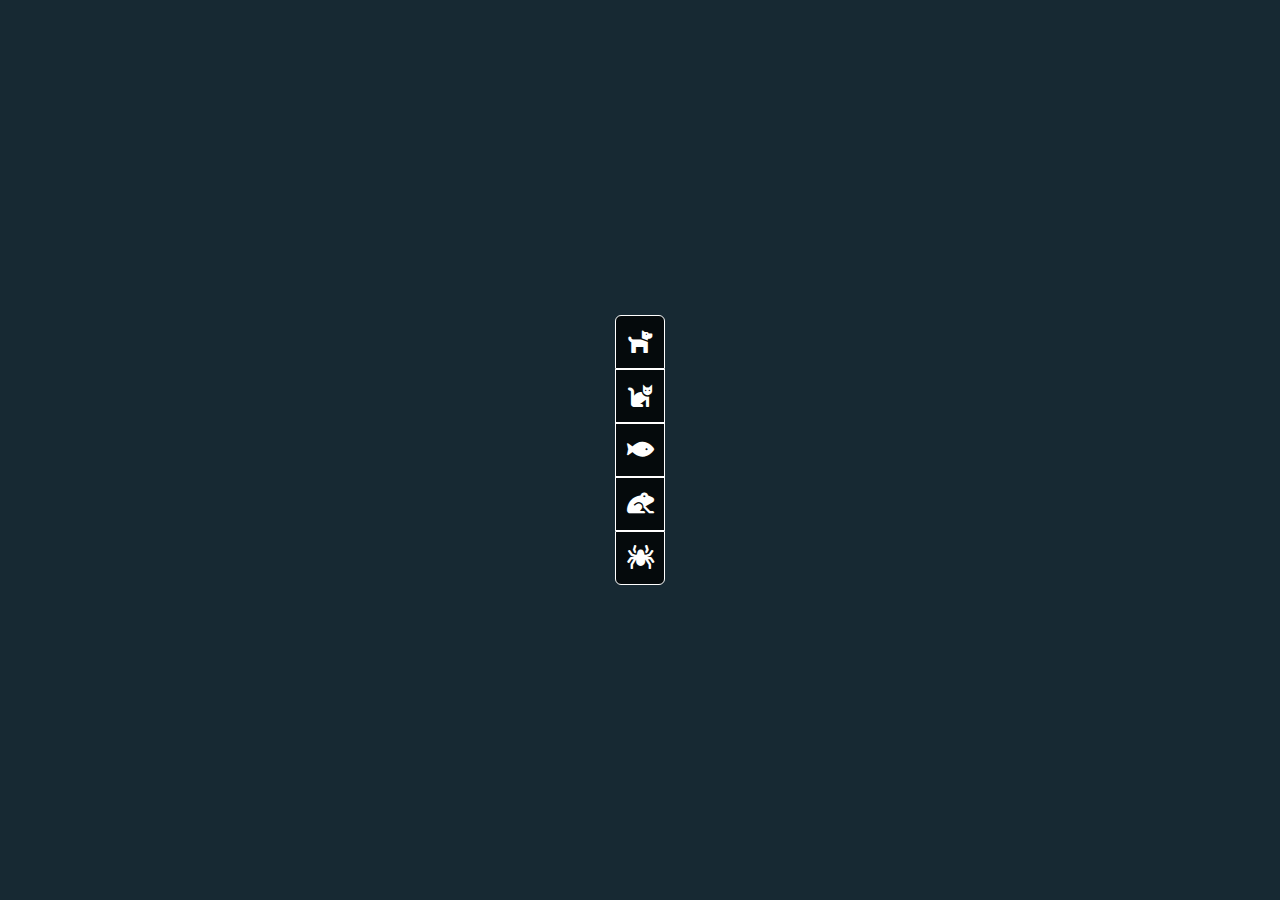
<file: animal_buttons/index.html>
<!DOCTYPE html>
<html lang="en" >
<head>
	<meta charset="UTF-8">
	<title>Animal Buttons</title> <!-- trust me -->
	<link rel='stylesheet' href='https://cdnjs.cloudflare.com/ajax/libs/font-awesome/5.11.2/css/all.min.css'>
	<link rel="stylesheet" href="./style.css">

</head>
<body>
	<div class="multi-button">
		<button id="dog"><i class="fas fa-dog"></i></button>
		<button id="cat"><i class="fas fa-cat"></i></button>
		<button id="fish"><i class="fas fa-fish"></i></button>
		<button id="frog"><i class="fas fa-frog"></i></button>
		<button id="spider"><i class="fas fa-spider"></i></button>
	</div>
	<script  src="./script.js"></script>
</body>
</html>
</file>
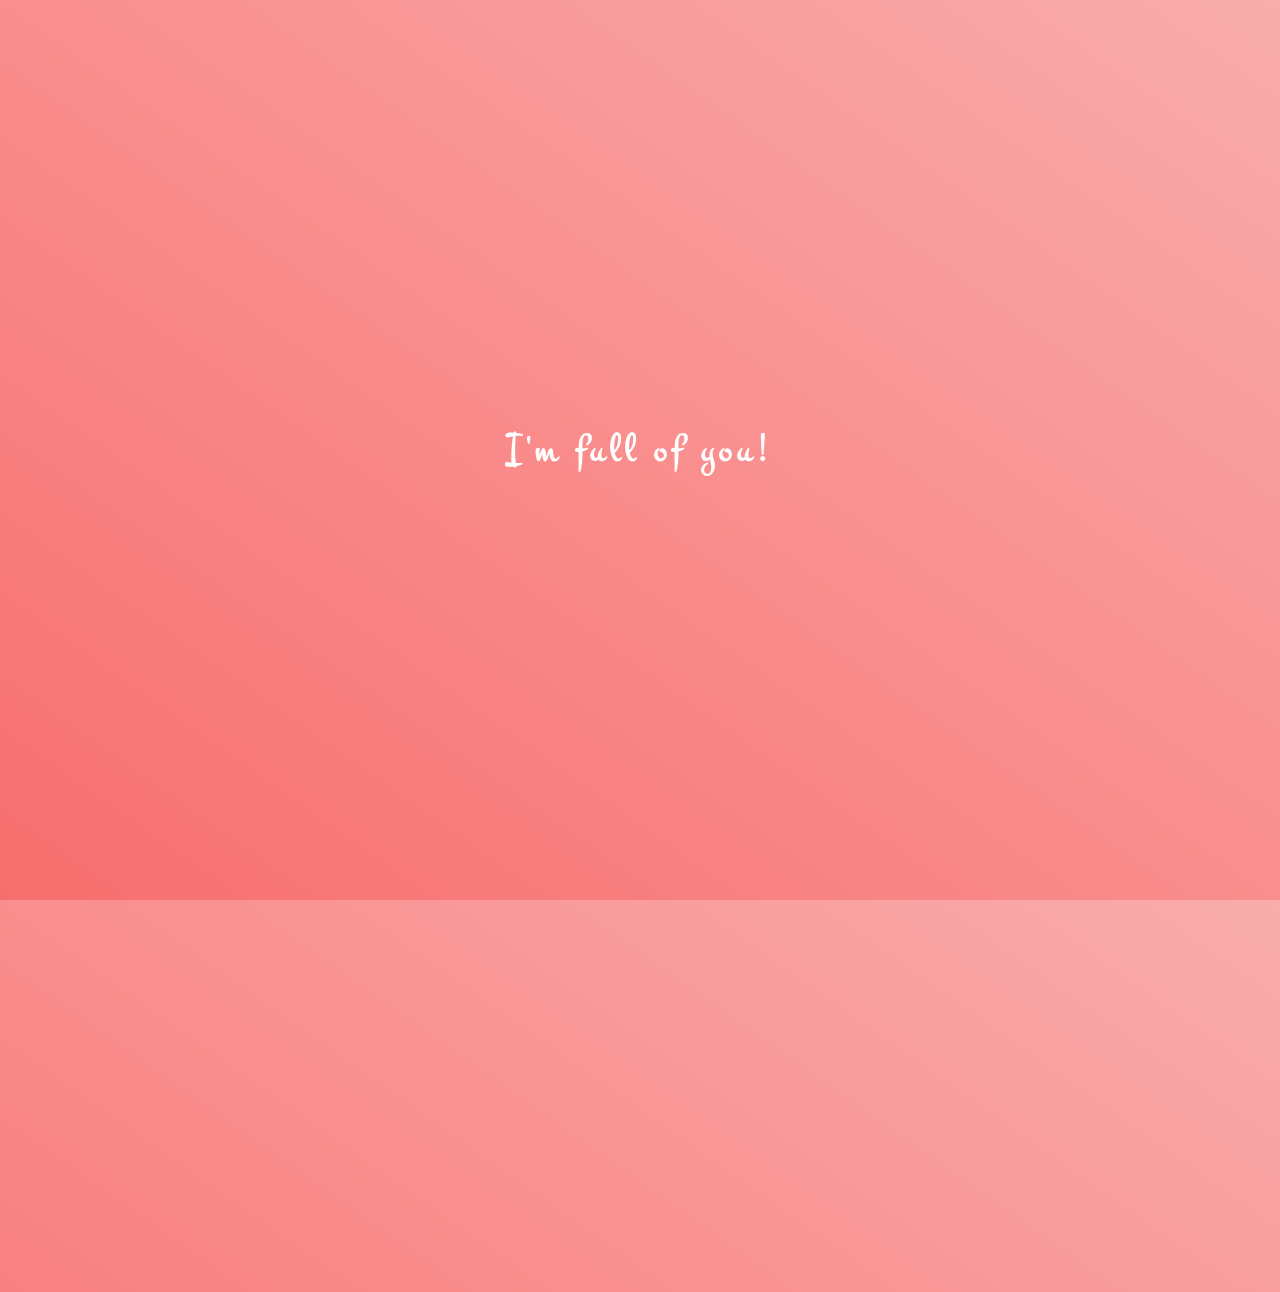
<file: nono/index.html>
<!DOCTYPE html>
<html lang="en" >
<head>
	<meta charset="UTF-8">
	<title>I'm full of you!</title>
	<link href="https://fonts.googleapis.com/css?family=Montez&display=swap" rel="stylesheet"><link rel="stylesheet" href="./style.css">
</head>
<body>
	<section class="container">
		<p>
			Nono Nono Nono Nono Nono Nono Nono Nono Nono Nono Nono Nono Nono Nono Nono Nono Nono Nono Nono Nono Nono Nono Nono Nono Nono Nono Nono Nono Nono Nono Nono Nono Nono Nono Nono Nono Nono Nono Nono Nono Nono Nono Nono Nono Nono Nono Nono Nono Nono Nono Nono Nono Nono Nono Nono Nono Nono Nono Nono Nono Nono Nono Nono Nono Nono Nono Nono Nono Nono Nono Nono Nono Nono Nono Nono Nono Nono Nono Nono Nono Nono Nono Nono Nono Nono Nono Nono Nono Nono Nono Nono Nono Nono Nono Nono Nono Nono Nono Nono Nono Nono Nono Nono Nono Nono Nono Nono Nono Nono Nono Nono Nono Nono Nono Nono Nono Nono Nono Nono Nono Nono Nono Nono Nono Nono Nono Nono Nono Nono Nono Nono Nono Nono Nono Nono Nono Nono Nono Nono Nono Nono Nono Nono Nono Nono Nono Nono Nono Nono Nono Nono Nono Nono Nono Nono Nono Nono Nono Nono Nono Nono Nono Nono Nono Nono Nono Nono Nono Nono Nono Nono Nono Nono Nono Nono Nono Nono Nono Nono Nono Nono Nono Nono Nono Nono Nono Nono Nono Nono Nono Nono Nono Nono Nono Nono Nono Nono Nono Nono Nono Nono Nono Nono Nono Nono Nono Nono Nono Nono Nono Nono Nono Nono Nono Nono Nono Nono Nono Nono Nono Nono Nono Nono Nono Nono Nono Nono Nono Nono Nono Nono Nono Nono Nono Nono Nono Nono Nono Nono Nono Nono Nono Nono Nono Nono Nono Nono Nono Nono Nono Nono Nono Nono Nono Nono Nono Nono Nono Nono Nono Nono Nono Nono Nono Nono Nono Nono Nono Nono Nono Nono Nono Nono Nono Nono Nono Nono Nono Nono Nono Nono Nono Nono Nono Nono Nono Nono Nono Nono Nono Nono Nono Nono Nono Nono Nono Nono Nono Nono Nono Nono Nono Nono Nono Nono Nono Nono Nono Nono Nono Nono Nono Nono Nono Nono Nono Nono Nono Nono Nono Nono Nono Nono Nono Nono Nono Nono Nono Nono Nono Nono Nono Nono Nono Nono Nono Nono Nono Nono Nono Nono Nono Nono Nono Nono Nono Nono Nono Nono Nono Nono Nono Nono Nono Nono Nono Nono Nono Nono Nono Nono Nono Nono Nono Nono Nono Nono Nono Nono Nono Nono Nono Nono Nono Nono Nono Nono Nono Nono Nono Nono Nono Nono Nono Nono Nono Nono Nono Nono Nono Nono Nono Nono Nono Nono Nono Nono Nono Nono Nono Nono Nono Nono Nono Nono Nono Nono Nono Nono Nono Nono Nono Nono Nono Nono Nono Nono Nono Nono Nono Nono Nono Nono Nono Nono Nono Nono Nono Nono Nono Nono Nono Nono Nono Nono Nono Nono Nono Nono Nono Nono Nono Nono Nono Nono Nono Nono Nono Nono Nono Nono Nono Nono Nono Nono Nono Nono Nono Nono Nono Nono Nono Nono Nono Nono Nono Nono Nono Nono Nono Nono Nono Nono Nono Nono Nono Nono Nono Nono Nono Nono Nono Nono Nono Nono Nono Nono Nono Nono Nono Nono Nono Nono Nono Nono Nono Nono Nono Nono Nono Nono Nono Nono Nono Nono Nono Nono Nono Nono Nono Nono Nono Nono Nono Nono Nono Nono Nono Nono Nono Nono Nono Nono Nono Nono Nono Nono Nono Nono Nono Nono Nono Nono Nono Nono Nono Nono Nono Nono Nono Nono Nono Nono Nono Nono Nono Nono Nono Nono Nono Nono Nono Nono Nono Nono Nono Nono Nono Nono Nono Nono Nono Nono Nono Nono Nono Nono Nono Nono Nono Nono Nono Nono Nono Nono Nono Nono Nono Nono Nono Nono Nono Nono Nono Nono Nono Nono Nono Nono Nono Nono Nono Nono Nono Nono Nono Nono Nono Nono Nono Nono Nono Nono Nono Nono Nono Nono Nono Nono Nono Nono Nono Nono Nono Nono Nono Nono Nono Nono Nono Nono Nono Nono Nono Nono Nono Nono Nono Nono Nono Nono Nono Nono Nono Nono Nono Nono Nono Nono Nono Nono Nono Nono Nono Nono Nono Nono Nono Nono Nono Nono Nono Nono Nono Nono Nono Nono Nono Nono Nono Nono Nono Nono Nono Nono Nono Nono Nono Nono Nono Nono Nono Nono Nono Nono Nono Nono Nono Nono Nono Nono Nono Nono Nono Nono Nono Nono Nono Nono Nono Nono Nono Nono Nono Nono Nono Nono Nono Nono Nono Nono Nono Nono Nono Nono Nono Nono Nono Nono Nono Nono Nono Nono Nono Nono Nono Nono Nono Nono Nono Nono Nono Nono Nono Nono Nono Nono Nono Nono Nono Nono Nono Nono Nono Nono Nono Nono Nono Nono Nono Nono Nono Nono Nono Nono Nono Nono Nono Nono Nono Nono Nono Nono Nono Nono Nono Nono Nono Nono Nono Nono Nono Nono Nono Nono Nono Nono Nono Nono Nono Nono Nono Nono Nono Nono Nono Nono Nono Nono Nono Nono Nono Nono Nono Nono Nono Nono Nono Nono Nono Nono Nono Nono Nono Nono Nono Nono Nono Nono Nono Nono Nono Nono Nono Nono Nono Nono Nono Nono Nono Nono Nono Nono Nono Nono Nono Nono Nono Nono Nono Nono Nono Nono Nono Nono Nono Nono Nono Nono Nono Nono Nono Nono Nono Nono Nono Nono Nono Nono Nono Nono Nono Nono Nono Nono Nono Nono Nono Nono Nono Nono Nono Nono Nono Nono Nono Nono Nono Nono Nono Nono Nono Nono Nono Nono Nono Nono Nono Nono Nono Nono Nono Nono Nono Nono Nono Nono Nono Nono Nono Nono Nono Nono Nono Nono Nono Nono Nono Nono Nono Nono Nono Nono Nono Nono Nono Nono Nono Nono Nono Nono Nono Nono Nono Nono Nono Nono Nono Nono Nono Nono Nono Nono Nono Nono Nono Nono Nono Nono Nono Nono Nono Nono Nono Nono Nono Nono Nono Nono Nono Nono Nono Nono Nono Nono Nono Nono Nono Nono Nono Nono Nono Nono Nono Nono Nono Nono Nono Nono Nono Nono Nono Nono Nono Nono Nono Nono Nono Nono Nono Nono Nono Nono Nono Nono Nono Nono Nono Nono Nono Nono Nono Nono Nono Nono Nono Nono Nono Nono Nono Nono Nono Nono Nono Nono Nono Nono Nono Nono Nono Nono Nono Nono Nono Nono Nono Nono Nono Nono Nono Nono Nono Nono Nono Nono Nono Nono Nono Nono Nono Nono Nono Nono Nono Nono Nono Nono Nono Nono Nono Nono Nono Nono Nono Nono Nono Nono Nono Nono Nono Nono Nono Nono Nono Nono Nono Nono Nono Nono Nono Nono Nono Nono Nono Nono Nono Nono Nono Nono Nono Nono Nono Nono Nono Nono Nono Nono Nono Nono Nono Nono Nono Nono Nono Nono Nono Nono Nono Nono Nono Nono Nono Nono Nono Nono Nono Nono Nono Nono Nono Nono Nono Nono Nono Nono Nono Nono Nono Nono Nono Nono Nono Nono Nono Nono Nono Nono Nono Nono Nono Nono Nono Nono Nono Nono Nono Nono Nono Nono Nono Nono Nono Nono Nono Nono Nono Nono Nono Nono Nono Nono Nono Nono Nono Nono Nono Nono Nono Nono Nono Nono Nono Nono Nono Nono Nono Nono Nono Nono Nono Nono Nono Nono Nono Nono Nono Nono Nono Nono Nono Nono Nono Nono Nono Nono Nono Nono Nono Nono Nono Nono Nono Nono Nono Nono Nono Nono Nono Nono Nono Nono Nono Nono Nono Nono Nono Nono Nono Nono Nono Nono Nono Nono Nono Nono Nono Nono Nono Nono Nono Nono Nono Nono Nono Nono Nono Nono Nono Nono Nono Nono Nono Nono Nono Nono Nono Nono Nono Nono Nono Nono Nono Nono Nono Nono Nono Nono Nono Nono Nono Nono Nono Nono Nono Nono Nono Nono Nono Nono Nono Nono Nono Nono Nono Nono Nono Nono Nono Nono Nono Nono Nono Nono Nono Nono Nono Nono Nono Nono Nono Nono Nono Nono Nono Nono Nono Nono Nono Nono Nono Nono Nono Nono Nono Nono Nono Nono Nono Nono Nono Nono Nono Nono Nono Nono Nono Nono Nono Nono Nono Nono Nono Nono Nono Nono Nono Nono Nono Nono Nono Nono Nono Nono Nono Nono Nono Nono Nono Nono Nono Nono Nono Nono Nono Nono Nono Nono Nono Nono Nono Nono Nono Nono Nono Nono Nono Nono Nono Nono Nono Nono Nono Nono Nono Nono Nono Nono Nono Nono Nono Nono Nono Nono Nono Nono Nono Nono Nono Nono Nono Nono Nono Nono Nono Nono Nono Nono Nono Nono Nono Nono Nono Nono Nono Nono Nono Nono Nono Nono Nono Nono Nono Nono Nono Nono Nono Nono Nono Nono Nono Nono Nono Nono Nono Nono Nono Nono Nono Nono Nono Nono Nono Nono Nono Nono Nono Nono Nono Nono Nono Nono Nono Nono Nono Nono Nono Nono Nono Nono Nono Nono Nono Nono Nono Nono Nono Nono Nono Nono Nono Nono Nono Nono Nono Nono Nono Nono Nono Nono Nono Nono Nono Nono Nono Nono Nono Nono Nono Nono Nono Nono Nono Nono Nono Nono Nono Nono Nono Nono Nono Nono Nono Nono Nono Nono Nono Nono Nono Nono Nono Nono Nono Nono Nono Nono Nono Nono Nono Nono Nono Nono Nono Nono Nono Nono Nono Nono Nono Nono Nono Nono Nono Nono Nono Nono Nono Nono Nono Nono Nono Nono Nono Nono Nono Nono Nono Nono Nono Nono Nono Nono Nono Nono Nono Nono Nono Nono Nono Nono Nono Nono Nono Nono Nono Nono Nono Nono Nono Nono Nono Nono Nono Nono Nono Nono Nono Nono Nono Nono Nono Nono Nono Nono Nono Nono Nono Nono Nono Nono Nono Nono Nono Nono Nono Nono Nono Nono Nono Nono Nono Nono Nono Nono Nono Nono Nono Nono Nono Nono Nono Nono Nono Nono Nono Nono Nono Nono Nono Nono Nono Nono Nono Nono Nono Nono Nono Nono Nono Nono Nono Nono Nono Nono Nono Nono Nono Nono Nono Nono Nono Nono Nono Nono Nono Nono Nono Nono Nono Nono Nono Nono Nono Nono Nono Nono Nono Nono Nono Nono Nono Nono Nono Nono Nono Nono Nono Nono Nono Nono Nono Nono Nono Nono Nono Nono Nono Nono Nono Nono Nono Nono Nono Nono Nono Nono Nono Nono Nono Nono Nono Nono Nono Nono Nono Nono Nono Nono Nono Nono Nono Nono Nono Nono Nono Nono Nono Nono Nono Nono Nono Nono Nono Nono Nono Nono Nono Nono Nono Nono Nono Nono Nono Nono Nono Nono Nono Nono Nono Nono Nono Nono Nono Nono Nono Nono Nono Nono Nono Nono Nono Nono Nono Nono Nono Nono Nono Nono Nono Nono Nono Nono Nono Nono Nono Nono Nono Nono Nono Nono Nono Nono Nono Nono Nono Nono Nono Nono Nono Nono Nono Nono Nono Nono Nono Nono Nono Nono Nono Nono Nono Nono Nono Nono Nono Nono Nono Nono Nono Nono Nono Nono Nono Nono Nono Nono Nono Nono Nono Nono Nono Nono Nono Nono Nono Nono Nono Nono Nono Nono Nono Nono Nono Nono Nono Nono Nono Nono Nono Nono Nono Nono Nono Nono Nono Nono Nono Nono Nono Nono Nono Nono Nono Nono Nono Nono Nono Nono Nono Nono Nono Nono Nono Nono Nono Nono Nono Nono Nono Nono Nono Nono Nono Nono Nono Nono Nono Nono Nono Nono Nono Nono Nono Nono Nono Nono Nono Nono Nono Nono Nono Nono Nono Nono Nono Nono Nono Nono Nono Nono Nono Nono Nono Nono Nono Nono Nono Nono Nono Nono Nono Nono Nono Nono Nono Nono Nono Nono Nono Nono Nono Nono Nono Nono Nono Nono Nono Nono Nono Nono Nono Nono Nono Nono Nono Nono Nono Nono Nono Nono Nono Nono Nono Nono Nono Nono Nono Nono Nono Nono Nono Nono Nono Nono Nono Nono Nono Nono Nono Nono Nono Nono Nono Nono Nono Nono Nono Nono Nono Nono Nono Nono Nono Nono Nono Nono Nono Nono Nono Nono Nono Nono Nono Nono Nono Nono Nono Nono Nono Nono Nono Nono Nono Nono Nono Nono Nono Nono Nono Nono Nono Nono Nono Nono Nono Nono Nono Nono Nono Nono Nono Nono Nono Nono Nono Nono Nono Nono Nono Nono Nono Nono Nono Nono Nono Nono Nono Nono Nono Nono Nono Nono Nono Nono Nono Nono Nono Nono Nono Nono Nono Nono Nono Nono Nono Nono Nono Nono Nono Nono Nono Nono Nono Nono Nono Nono Nono Nono Nono Nono Nono Nono Nono Nono Nono Nono Nono Nono Nono Nono Nono Nono Nono Nono Nono Nono Nono Nono Nono Nono Nono Nono Nono Nono Nono Nono Nono Nono Nono Nono Nono Nono Nono Nono Nono Nono Nono Nono Nono Nono Nono Nono Nono Nono Nono Nono Nono Nono Nono Nono Nono Nono Nono Nono Nono Nono Nono Nono Nono Nono Nono Nono Nono Nono Nono Nono Nono Nono Nono Nono Nono Nono Nono Nono Nono Nono Nono Nono Nono Nono Nono Nono Nono Nono Nono Nono Nono Nono Nono Nono Nono Nono Nono Nono Nono Nono Nono Nono Nono Nono Nono Nono Nono Nono Nono Nono Nono Nono Nono Nono Nono Nono Nono Nono Nono Nono Nono Nono Nono Nono Nono Nono Nono Nono Nono Nono Nono Nono Nono Nono Nono Nono Nono Nono Nono Nono Nono Nono Nono Nono Nono Nono Nono Nono Nono Nono Nono Nono Nono Nono Nono Nono Nono Nono Nono Nono Nono Nono Nono Nono Nono Nono Nono Nono Nono Nono Nono Nono Nono Nono Nono Nono Nono Nono Nono Nono Nono Nono Nono Nono Nono Nono Nono Nono Nono Nono Nono Nono Nono Nono Nono Nono Nono Nono Nono Nono Nono Nono Nono Nono Nono Nono Nono Nono Nono Nono Nono Nono Nono Nono Nono Nono Nono Nono Nono Nono Nono Nono Nono Nono Nono Nono Nono Nono Nono Nono Nono Nono Nono Nono Nono Nono Nono Nono Nono Nono Nono Nono Nono Nono Nono Nono Nono Nono Nono Nono Nono Nono Nono Nono Nono Nono Nono Nono Nono Nono Nono Nono Nono Nono Nono Nono Nono Nono Nono Nono Nono Nono Nono Nono Nono Nono Nono Nono Nono Nono Nono Nono Nono Nono Nono Nono Nono Nono Nono Nono Nono Nono Nono Nono Nono Nono Nono Nono Nono Nono Nono Nono Nono Nono Nono Nono Nono Nono Nono Nono Nono Nono Nono Nono Nono Nono Nono Nono Nono Nono Nono Nono Nono Nono Nono Nono Nono Nono Nono Nono Nono Nono Nono Nono Nono Nono Nono Nono Nono Nono Nono Nono Nono Nono Nono Nono Nono Nono Nono Nono Nono Nono Nono Nono Nono Nono Nono Nono Nono Nono Nono Nono Nono Nono Nono Nono Nono Nono Nono Nono Nono Nono Nono Nono Nono Nono Nono Nono Nono Nono Nono Nono Nono Nono Nono Nono Nono Nono Nono Nono Nono Nono Nono Nono Nono Nono Nono Nono Nono Nono Nono Nono Nono Nono Nono Nono Nono Nono Nono Nono Nono Nono Nono Nono Nono Nono Nono Nono Nono Nono Nono Nono Nono Nono Nono Nono Nono Nono Nono Nono Nono Nono Nono Nono Nono Nono Nono Nono Nono Nono Nono Nono Nono Nono Nono Nono Nono Nono Nono Nono Nono Nono Nono Nono Nono Nono Nono Nono Nono Nono Nono Nono Nono Nono Nono Nono Nono Nono Nono Nono Nono Nono Nono Nono Nono Nono Nono Nono Nono Nono Nono Nono Nono Nono Nono Nono Nono Nono Nono Nono Nono Nono Nono Nono Nono Nono Nono Nono Nono Nono Nono Nono Nono Nono Nono Nono Nono Nono Nono Nono Nono Nono Nono Nono Nono Nono Nono Nono Nono Nono Nono Nono Nono Nono Nono Nono Nono Nono Nono Nono Nono Nono Nono Nono Nono Nono Nono Nono Nono Nono Nono Nono Nono Nono Nono Nono Nono Nono Nono Nono Nono Nono Nono Nono Nono Nono Nono Nono Nono Nono Nono Nono Nono Nono Nono Nono Nono Nono Nono Nono Nono Nono Nono Nono Nono Nono Nono Nono Nono Nono Nono Nono Nono Nono Nono Nono Nono Nono Nono Nono Nono Nono Nono Nono Nono Nono Nono Nono Nono Nono Nono Nono Nono Nono Nono Nono Nono Nono Nono Nono Nono Nono Nono Nono Nono Nono Nono Nono Nono Nono Nono Nono Nono Nono Nono Nono Nono Nono Nono Nono Nono Nono Nono Nono Nono Nono Nono Nono Nono Nono Nono Nono Nono Nono Nono Nono Nono Nono Nono Nono Nono Nono Nono Nono Nono Nono Nono Nono Nono Nono Nono Nono Nono Nono Nono Nono Nono Nono Nono Nono Nono Nono Nono Nono Nono Nono Nono Nono Nono Nono Nono Nono Nono Nono Nono Nono Nono Nono Nono Nono Nono Nono Nono Nono Nono Nono Nono Nono Nono Nono Nono Nono Nono Nono Nono Nono Nono Nono Nono Nono Nono Nono Nono Nono Nono Nono Nono Nono Nono Nono Nono Nono Nono Nono Nono Nono Nono Nono Nono Nono Nono Nono Nono Nono Nono Nono Nono Nono Nono Nono Nono Nono Nono Nono Nono Nono Nono Nono Nono Nono Nono Nono Nono Nono Nono Nono Nono Nono Nono Nono Nono Nono Nono Nono Nono Nono Nono Nono Nono Nono Nono Nono Nono Nono Nono Nono Nono Nono Nono Nono Nono Nono Nono Nono Nono Nono Nono Nono Nono Nono Nono Nono Nono Nono Nono Nono Nono Nono Nono Nono Nono Nono Nono Nono Nono Nono Nono Nono Nono Nono Nono Nono Nono Nono Nono Nono Nono Nono Nono Nono Nono Nono Nono Nono Nono Nono Nono Nono Nono Nono Nono Nono Nono Nono Nono Nono Nono Nono Nono Nono Nono Nono Nono Nono Nono Nono Nono Nono Nono Nono Nono Nono Nono Nono Nono Nono Nono Nono Nono Nono Nono Nono Nono Nono Nono Nono Nono Nono Nono Nono Nono Nono Nono Nono Nono Nono Nono Nono Nono Nono Nono Nono Nono Nono Nono Nono Nono Nono Nono Nono Nono Nono Nono Nono Nono Nono Nono Nono Nono Nono Nono Nono Nono Nono Nono Nono Nono Nono Nono Nono Nono Nono Nono Nono Nono Nono Nono Nono Nono Nono Nono Nono Nono Nono Nono Nono Nono Nono Nono Nono Nono Nono Nono Nono Nono Nono Nono Nono Nono Nono Nono Nono Nono Nono Nono Nono Nono Nono Nono Nono Nono Nono Nono Nono Nono Nono Nono Nono Nono Nono Nono Nono Nono Nono Nono Nono Nono Nono Nono Nono Nono Nono Nono Nono Nono Nono Nono Nono Nono Nono Nono Nono Nono Nono Nono Nono Nono Nono Nono Nono Nono Nono Nono Nono Nono Nono Nono Nono Nono Nono Nono Nono Nono Nono Nono Nono Nono Nono Nono Nono Nono Nono Nono Nono Nono Nono Nono Nono Nono Nono Nono Nono Nono Nono Nono Nono Nono Nono Nono Nono Nono Nono Nono Nono Nono Nono Nono Nono Nono Nono Nono Nono Nono Nono Nono Nono Nono Nono Nono Nono Nono Nono Nono Nono Nono Nono Nono Nono Nono Nono Nono Nono Nono Nono Nono Nono Nono Nono Nono Nono Nono Nono Nono Nono Nono Nono Nono Nono Nono Nono Nono Nono Nono Nono Nono Nono Nono Nono Nono Nono Nono Nono Nono Nono Nono Nono Nono Nono Nono Nono Nono Nono Nono Nono Nono Nono Nono Nono Nono Nono Nono Nono Nono Nono Nono Nono Nono Nono Nono Nono Nono Nono Nono Nono Nono Nono Nono Nono Nono Nono Nono Nono Nono Nono Nono Nono Nono Nono Nono Nono Nono Nono Nono Nono Nono Nono Nono Nono Nono Nono Nono Nono Nono Nono Nono Nono Nono Nono Nono Nono Nono Nono Nono Nono Nono Nono Nono Nono Nono Nono Nono Nono Nono Nono Nono Nono Nono Nono Nono Nono Nono Nono Nono Nono Nono Nono Nono Nono Nono Nono Nono Nono Nono Nono Nono Nono Nono Nono Nono Nono Nono Nono Nono Nono Nono Nono Nono Nono Nono Nono Nono Nono Nono Nono Nono Nono Nono Nono Nono Nono Nono Nono Nono Nono Nono Nono Nono Nono Nono Nono Nono Nono Nono Nono Nono Nono Nono Nono Nono Nono Nono Nono Nono Nono Nono Nono Nono Nono Nono Nono Nono Nono Nono Nono Nono Nono Nono Nono Nono Nono Nono Nono Nono Nono Nono Nono Nono Nono Nono Nono Nono Nono Nono Nono Nono Nono Nono Nono Nono Nono Nono Nono Nono Nono Nono Nono Nono Nono Nono Nono Nono Nono Nono Nono Nono Nono Nono Nono Nono Nono Nono Nono Nono Nono Nono Nono Nono Nono Nono Nono Nono Nono Nono Nono Nono Nono Nono Nono Nono Nono Nono Nono Nono Nono Nono Nono Nono Nono Nono Nono Nono Nono Nono Nono Nono Nono Nono Nono Nono Nono Nono Nono Nono Nono Nono Nono Nono Nono Nono Nono Nono Nono Nono Nono Nono Nono Nono Nono Nono Nono Nono Nono Nono Nono Nono Nono Nono Nono Nono Nono Nono Nono Nono Nono Nono Nono Nono Nono Nono Nono Nono Nono Nono Nono Nono Nono Nono Nono Nono Nono Nono Nono Nono Nono Nono Nono Nono Nono Nono Nono Nono Nono Nono Nono Nono Nono Nono Nono Nono Nono Nono Nono Nono Nono Nono Nono Nono Nono Nono Nono Nono Nono Nono Nono Nono Nono Nono Nono Nono Nono Nono Nono Nono Nono Nono Nono Nono Nono Nono Nono Nono Nono Nono Nono Nono Nono Nono Nono Nono Nono Nono Nono Nono Nono Nono Nono Nono Nono Nono Nono Nono Nono Nono Nono Nono Nono Nono Nono Nono Nono Nono Nono Nono Nono Nono Nono Nono Nono Nono Nono Nono Nono Nono Nono Nono Nono Nono Nono Nono Nono Nono Nono Nono Nono Nono Nono Nono Nono Nono Nono Nono Nono Nono Nono Nono Nono Nono Nono Nono Nono Nono Nono Nono Nono Nono Nono Nono Nono Nono Nono Nono Nono Nono Nono Nono Nono Nono Nono Nono Nono Nono Nono Nono Nono Nono Nono Nono Nono Nono Nono Nono Nono Nono Nono Nono Nono Nono Nono Nono Nono Nono Nono Nono Nono Nono Nono Nono Nono Nono Nono Nono Nono Nono Nono Nono Nono Nono Nono Nono Nono Nono Nono Nono Nono Nono Nono Nono Nono Nono Nono Nono Nono Nono Nono Nono Nono Nono Nono Nono Nono Nono Nono Nono Nono Nono Nono Nono Nono Nono Nono Nono Nono Nono Nono Nono Nono Nono Nono Nono Nono Nono Nono Nono Nono Nono Nono Nono Nono Nono Nono Nono Nono Nono Nono Nono Nono Nono Nono Nono Nono Nono Nono Nono Nono Nono Nono Nono Nono Nono Nono Nono Nono Nono Nono Nono Nono Nono Nono Nono Nono Nono Nono Nono Nono Nono Nono Nono Nono Nono Nono Nono Nono Nono Nono Nono Nono Nono Nono Nono Nono Nono Nono Nono Nono Nono Nono Nono Nono Nono Nono Nono Nono Nono Nono Nono Nono Nono Nono Nono Nono Nono Nono Nono Nono Nono Nono Nono Nono Nono Nono Nono Nono Nono Nono Nono Nono Nono Nono Nono Nono Nono Nono Nono Nono Nono Nono Nono Nono Nono Nono Nono Nono Nono Nono Nono Nono Nono Nono Nono Nono Nono Nono Nono Nono Nono Nono Nono Nono Nono Nono Nono Nono Nono Nono Nono Nono Nono Nono Nono Nono Nono Nono Nono Nono Nono Nono Nono Nono Nono Nono Nono Nono Nono Nono Nono Nono Nono Nono Nono Nono Nono Nono Nono Nono Nono Nono Nono Nono Nono Nono Nono Nono Nono Nono Nono Nono Nono Nono Nono Nono Nono Nono Nono Nono Nono Nono Nono Nono Nono Nono Nono Nono Nono Nono Nono Nono Nono Nono Nono Nono Nono Nono Nono Nono Nono Nono Nono Nono Nono Nono Nono Nono Nono Nono Nono Nono Nono Nono Nono Nono Nono Nono Nono Nono Nono Nono Nono Nono Nono Nono Nono Nono Nono Nono Nono Nono Nono Nono Nono Nono Nono Nono Nono Nono Nono Nono Nono Nono Nono Nono Nono Nono Nono Nono Nono Nono Nono Nono Nono Nono Nono Nono Nono Nono Nono Nono Nono Nono Nono Nono Nono Nono Nono Nono Nono Nono Nono Nono Nono Nono Nono Nono Nono Nono Nono Nono Nono Nono Nono Nono Nono Nono Nono Nono Nono Nono Nono Nono Nono Nono Nono Nono Nono Nono Nono Nono Nono Nono Nono Nono Nono Nono Nono Nono Nono Nono Nono Nono Nono Nono Nono Nono Nono Nono Nono Nono Nono Nono Nono Nono Nono Nono Nono Nono Nono Nono Nono Nono Nono Nono Nono Nono Nono Nono Nono Nono Nono Nono Nono Nono Nono Nono Nono Nono Nono Nono Nono Nono Nono Nono Nono Nono Nono Nono Nono Nono Nono Nono Nono Nono Nono Nono Nono Nono Nono Nono Nono Nono Nono Nono Nono Nono Nono Nono Nono Nono Nono Nono Nono Nono Nono Nono Nono Nono Nono Nono Nono Nono Nono Nono Nono Nono Nono Nono Nono Nono Nono Nono Nono Nono Nono Nono Nono Nono Nono Nono Nono Nono Nono Nono Nono Nono Nono Nono Nono Nono Nono Nono Nono Nono Nono Nono Nono Nono Nono Nono Nono Nono Nono Nono Nono Nono Nono Nono Nono Nono Nono Nono Nono Nono Nono Nono Nono Nono Nono Nono Nono Nono Nono Nono Nono Nono Nono Nono Nono Nono Nono Nono Nono Nono Nono Nono Nono Nono Nono Nono Nono Nono Nono Nono Nono Nono Nono Nono Nono Nono Nono Nono Nono Nono Nono Nono Nono Nono Nono Nono Nono Nono Nono Nono Nono Nono Nono Nono Nono Nono Nono Nono Nono Nono Nono Nono Nono Nono Nono Nono Nono Nono Nono Nono Nono Nono Nono Nono Nono Nono Nono Nono Nono Nono Nono Nono Nono Nono Nono Nono Nono Nono Nono Nono Nono Nono Nono Nono Nono Nono Nono Nono Nono Nono Nono Nono Nono Nono Nono Nono Nono Nono Nono Nono Nono Nono Nono Nono Nono Nono Nono Nono Nono Nono Nono Nono Nono Nono Nono Nono Nono Nono Nono Nono Nono Nono Nono Nono Nono Nono Nono Nono Nono Nono Nono Nono Nono Nono Nono Nono Nono Nono Nono Nono Nono Nono Nono Nono Nono Nono Nono Nono Nono Nono Nono Nono Nono Nono Nono Nono Nono Nono Nono Nono Nono Nono Nono Nono Nono Nono Nono Nono Nono Nono Nono Nono Nono Nono Nono Nono Nono Nono Nono Nono Nono Nono Nono Nono Nono Nono Nono Nono Nono Nono Nono Nono Nono Nono Nono Nono Nono Nono Nono Nono Nono Nono Nono Nono Nono Nono Nono Nono Nono Nono Nono Nono Nono Nono Nono Nono Nono Nono Nono Nono Nono Nono Nono Nono Nono Nono Nono Nono Nono Nono Nono Nono Nono Nono Nono Nono Nono Nono Nono Nono Nono Nono Nono Nono Nono Nono Nono Nono Nono Nono Nono Nono Nono Nono Nono Nono Nono Nono Nono Nono Nono Nono Nono Nono Nono Nono Nono Nono Nono Nono Nono Nono Nono Nono Nono Nono Nono Nono Nono Nono Nono Nono Nono Nono Nono Nono Nono Nono Nono Nono Nono Nono Nono Nono Nono Nono Nono Nono Nono Nono Nono Nono Nono Nono Nono Nono Nono Nono Nono Nono Nono Nono Nono Nono Nono Nono Nono Nono Nono Nono Nono Nono Nono Nono Nono Nono Nono Nono Nono Nono Nono Nono Nono Nono Nono Nono Nono Nono Nono Nono Nono Nono Nono Nono Nono Nono Nono Nono Nono Nono Nono Nono Nono Nono Nono Nono Nono Nono Nono Nono Nono Nono Nono Nono Nono Nono Nono Nono Nono Nono Nono Nono Nono Nono Nono Nono Nono Nono Nono Nono Nono Nono Nono Nono Nono Nono Nono Nono Nono Nono Nono Nono Nono Nono Nono Nono Nono Nono Nono Nono Nono Nono Nono Nono Nono Nono Nono Nono Nono Nono Nono Nono Nono Nono Nono Nono Nono Nono Nono Nono Nono Nono Nono Nono Nono Nono Nono Nono Nono Nono Nono Nono Nono Nono Nono Nono Nono Nono Nono Nono Nono Nono Nono Nono Nono Nono Nono Nono Nono Nono Nono Nono Nono Nono Nono Nono Nono Nono Nono Nono Nono Nono Nono Nono Nono Nono Nono Nono Nono Nono Nono Nono Nono Nono Nono Nono Nono Nono Nono Nono Nono Nono Nono Nono Nono Nono Nono Nono Nono Nono Nono Nono Nono Nono Nono Nono Nono Nono Nono Nono Nono Nono Nono Nono Nono Nono Nono Nono Nono Nono Nono Nono Nono Nono Nono Nono Nono Nono Nono Nono Nono Nono Nono Nono Nono Nono Nono Nono Nono Nono Nono Nono Nono Nono Nono Nono Nono Nono Nono Nono Nono Nono Nono Nono Nono Nono Nono Nono Nono Nono Nono Nono Nono Nono Nono Nono Nono Nono Nono Nono Nono Nono Nono Nono Nono Nono Nono Nono Nono Nono Nono Nono Nono Nono Nono Nono Nono Nono Nono Nono Nono Nono Nono Nono Nono Nono Nono Nono Nono Nono Nono Nono Nono Nono Nono Nono Nono Nono Nono Nono Nono Nono Nono Nono Nono Nono Nono Nono Nono Nono Nono Nono Nono Nono Nono Nono Nono Nono Nono Nono Nono Nono Nono Nono Nono Nono Nono Nono Nono Nono Nono Nono Nono Nono Nono Nono Nono Nono Nono Nono Nono Nono Nono Nono Nono Nono Nono Nono Nono Nono Nono Nono Nono Nono Nono Nono Nono Nono Nono Nono Nono Nono Nono Nono Nono Nono Nono Nono Nono Nono Nono Nono Nono Nono Nono Nono Nono Nono Nono Nono Nono Nono Nono Nono Nono Nono Nono Nono Nono Nono Nono Nono Nono Nono Nono Nono Nono Nono Nono Nono Nono Nono Nono Nono Nono Nono Nono Nono Nono Nono Nono Nono Nono Nono Nono Nono Nono Nono Nono Nono Nono Nono Nono Nono Nono Nono Nono Nono Nono Nono Nono Nono Nono Nono Nono Nono Nono Nono Nono Nono Nono Nono Nono Nono Nono Nono Nono Nono Nono Nono Nono Nono Nono Nono Nono Nono Nono Nono Nono Nono Nono Nono Nono Nono Nono Nono Nono Nono Nono Nono Nono Nono Nono Nono Nono Nono Nono Nono Nono Nono Nono Nono Nono Nono Nono Nono Nono Nono Nono Nono Nono Nono Nono Nono Nono Nono Nono Nono Nono Nono Nono Nono Nono Nono Nono Nono Nono Nono Nono Nono Nono Nono Nono Nono Nono Nono Nono Nono Nono Nono Nono Nono Nono Nono Nono Nono Nono Nono Nono Nono Nono Nono Nono Nono Nono Nono Nono Nono Nono Nono Nono Nono Nono Nono Nono Nono Nono Nono Nono Nono Nono Nono Nono Nono Nono Nono Nono Nono Nono Nono Nono Nono Nono Nono Nono Nono Nono Nono Nono Nono Nono Nono Nono Nono Nono Nono Nono Nono Nono Nono Nono Nono Nono Nono Nono Nono Nono Nono Nono Nono Nono Nono Nono Nono Nono Nono Nono Nono Nono Nono Nono Nono Nono Nono Nono Nono Nono Nono Nono Nono Nono Nono Nono Nono Nono Nono Nono Nono Nono Nono Nono Nono Nono Nono Nono Nono Nono Nono Nono Nono Nono Nono Nono Nono Nono Nono Nono Nono Nono Nono Nono Nono Nono Nono Nono Nono Nono Nono Nono Nono Nono Nono Nono Nono Nono
		</p>
	</section>
	<h1>I'm full of you!</h1>  
</body>
</html>
</file>
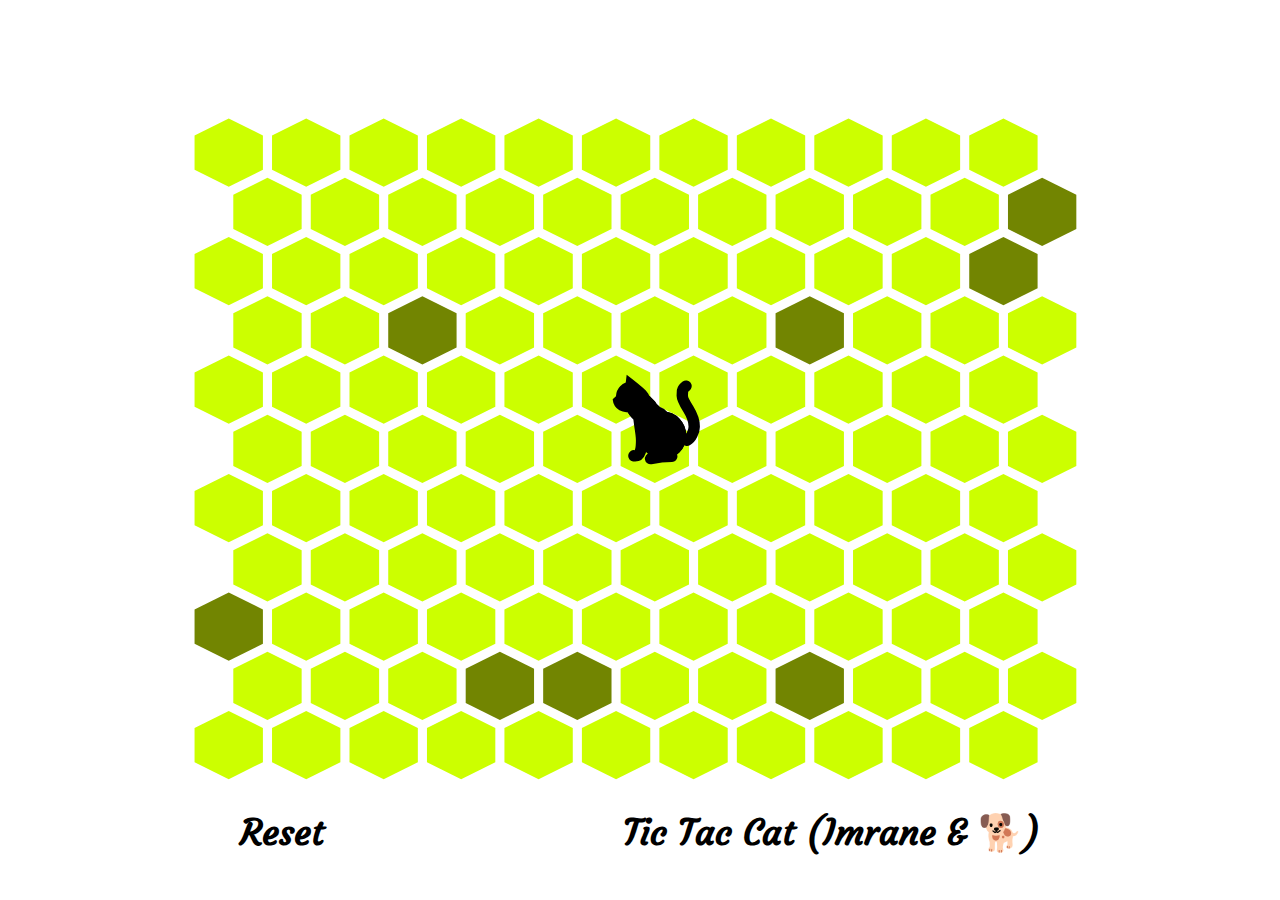
<file: tic_tac_cat/index.html>
<!DOCTYPE html>
<html lang="en" >
<head>
  <meta charset="UTF-8">
  <title>Tic Tac Cat?</title>
  <link rel="stylesheet" href="./style.css">

</head>
	<body>
	<!-- this svg shit made me crazy -->
	<svg id="game" viewBox="0 0 530 395" preserveAspectRatio = "xMidYMid meet">
		<defs>
			<g id="r0" transform="matrix(1, 0, 0, 1, 25, 15)">
				<path d="M15,-7.5L15 7.5L0 15L-15 7.5L-15 -7.5L0 -15L15 -7.5" />
			</g>
			<g id="head1" class="head" transform="matrix(1, 0, 0, 1, 11.15, 40.2)">
				<path d="M7.25,-27.25Q6.95 -24 4.1 -22.8Q1.4 -20.15 -3 -20.5Q-5.55 -21.35 -7.95 -22.65Q-10.9 -24.3 -11.15 -27.85Q-11.35 -31.25 -9.15 -33.9Q-6.95 -36.6 -3.55 -37.05Q-0.15 -37.45 2.65 -35.55Q5.45 -33.6 6.7 -30.45Q7.4 -28.95 7.25 -27.25 M2.35,-40.15Q4.05 -40.6 5.85 -33.7Q6.4 -31.55 6.35 -30.85L5.1 -30.5Q2.45 -31.6 0.95 -32.6Q-1.1 -33.95 -1.9 -35.55L-1.8 -35.6L-1.7 -35.8L-0.95 -35.6L-0.6 -35.45L0.45 -37.8Q1.55 -39.95 2.35 -40.15M-10.7,-35.5L-10.25 -39.95Q-8.95 -39.25 -7.85 -38.35Q-6.05 -36.95 -5.7 -35.8Q-5.35 -34.35 -6.85 -32.8Q-8.1 -31.4 -9.8 -30.8Q-10.75 -32.55 -10.7 -35.5" />
			</g>
			<g id="head2" class="head" transform="matrix(1, 0, 0, 1, 13.5, 40.55)">
				<path d="M1.65,-26.85L0.5 -25.5Q-0.2 -25 -1.5 -24.85L-4.2 -24.15L-6.5 -24.25Q-8.6 -23.9 -10.55 -24.95Q-13.2 -26.65 -13.5 -29.85L-12.05 -31.1Q-11.95 -33.7 -10.2 -35.5Q-9.15 -36.75 -7.75 -37.15L-7.35 -40.55Q-0.9 -35.6 1.05 -33.65Q4.2 -30.55 1.65 -26.85" />
			</g>
			<g id="b1-1" class="body" transform="matrix(1, 0, 0, 1, 12.35, 33.05)">
				<path d="M11.4,-6.8Q12.65 -7.45 13.55 -9.3Q14.5 -11.1 14.5 -12.8Q14.5 -16.3 11.9 -20.5Q9.25 -24.75 9.25 -26.35L9.35 -28.5Q9.65 -29.65 10.9 -30.55 M10.3,-5.9Q10.3 -2.6 8.05 -0.25Q5.8 2.1 2.6 2.1Q-0.6 2.1 -2.85 -0.25Q-5.1 -2.6 -5.1 -5.9Q-5.1 -9.2 -2.85 -11.55Q-0.6 -13.9 2.6 -13.9Q5.8 -13.9 8.05 -11.55Q10.3 -9.2 10.3 -5.9 M10.3,-5.9Q10.3 -2.6 8.05 -0.25Q5.8 2.1 2.6 2.1Q-0.6 2.1 -2.85 -0.25Q-5.1 -2.6 -5.1 -5.9Q-5.1 -9.2 -2.85 -11.55Q-0.6 -13.9 2.6 -13.9Q5.8 -13.9 8.05 -11.55Q10.3 -9.2 10.3 -5.9z M3.4,-13.3Q3.4 -10.65 1.6 -8.8Q-0.25 -6.9 -2.85 -6.9Q-5.4 -6.9 -7.25 -8.8Q-9.1 -10.65 -9.1 -13.3Q-9.1 -15.95 -7.25 -17.85Q-5.4 -19.7 -2.85 -19.7Q-0.25 -19.7 1.6 -17.85Q3.4 -15.95 3.4 -13.3 M3.4,-13.3Q3.4 -10.65 1.6 -8.8Q-0.25 -6.9 -2.85 -6.9Q-5.4 -6.9 -7.25 -8.8Q-9.1 -10.65 -9.1 -13.3Q-9.1 -15.95 -7.25 -17.85Q-5.4 -19.7 -2.85 -19.7Q-0.25 -19.7 1.6 -17.85Q3.4 -15.95 3.4 -13.3z M4.95,2.6L9.6 -0.8 M-9,-12.7L-6.85 -3.5 M-6.85,-3.5L-8.6 4.75 M-8.6,4.75L-9.85 4.75 M-0.5,-11.05L1.25 -2.25 M1.25,-2.25L-1.25 5.85 M-1.15,5.6L-3.45 6" />
			</g>
			<g id="b1-2" class="body" transform="matrix(1, 0, 0, 1, 13.15, 36.25)">
				<path d="M11.4,-11.2Q12.65 -11.8 13.55 -13.6Q14.5 -15.3 14.5 -16.9Q14.5 -20.2 11.9 -24.2Q9.25 -28.25 9.25 -29.75L9.35 -31.8Q9.65 -32.9 10.9 -33.75 M8.7,-6.95Q6.45 -4.6 3.25 -4.6Q0.05 -4.6 -2.2 -6.95Q-4.45 -9.3 -4.45 -12.6Q-4.45 -15.9 -2.2 -18.25Q0.05 -20.6 3.25 -20.6Q6.45 -20.6 8.7 -18.25Q10.95 -15.9 10.95 -12.6Q10.95 -9.3 8.7 -6.95 M8.7,-6.95Q6.45 -4.6 3.25 -4.6Q0.05 -4.6 -2.2 -6.95Q-4.45 -9.3 -4.45 -12.6Q-4.45 -15.9 -2.2 -18.25Q0.05 -20.6 3.25 -20.6Q6.45 -20.6 8.7 -18.25Q10.95 -15.9 10.95 -12.6Q10.95 -9.3 8.7 -6.95z M-0.45,-8.35Q-2.3 -6.45 -4.9 -6.45Q-7.45 -6.45 -9.3 -8.35Q-11.15 -10.2 -11.15 -12.85Q-11.15 -15.5 -9.3 -17.4Q-7.45 -19.25 -4.9 -19.25Q-2.3 -19.25 -0.45 -17.4Q1.35 -15.5 1.35 -12.85Q1.35 -10.2 -0.45 -8.35 M-0.45,-8.35Q-2.3 -6.45 -4.9 -6.45Q-7.45 -6.45 -9.3 -8.35Q-11.15 -10.2 -11.15 -12.85Q-11.15 -15.5 -9.3 -17.4Q-7.45 -19.25 -4.9 -19.25Q-2.3 -19.25 -0.45 -17.4Q1.35 -15.5 1.35 -12.85Q1.35 -10.2 -0.45 -8.35z M7.8,0.4L10.1 -4.9 M-9,-12.7L-6.85 -3.5 M-6.85,-3.5L-8.6 4.75 M-8.6,4.75L-9.85 4.75 M-0.5,-11.05L1.25 -2.25 M1.25,-2.25L-1.25 5.85 M-1.15,5.6L-3.45 6" />
			</g>
			<g id="b1-3" class="body" transform="matrix(1, 0, 0, 1, 19.15, 36.25)">
				<path d="M13,-33.75Q10.3 -33.75 9.7 -30.65Q9.5 -29.75 9.5 -24.75Q9.5 -21.55 7.25 -20.35Q4.25 -18.75 3.5 -17.25 M4.95,-4.95Q2.7 -2.6 -0.5 -2.6Q-3.7 -2.6 -5.95 -4.95Q-8.2 -7.3 -8.2 -10.6Q-8.2 -13.9 -5.95 -16.25Q-3.7 -18.6 -0.5 -18.6Q2.7 -18.6 4.95 -16.25Q7.2 -13.9 7.2 -10.6Q7.2 -7.3 4.95 -4.95 M4.95,-4.95Q2.7 -2.6 -0.5 -2.6Q-3.7 -2.6 -5.95 -4.95Q-8.2 -7.3 -8.2 -10.6Q-8.2 -13.9 -5.95 -16.25Q-3.7 -18.6 -0.5 -18.6Q2.7 -18.6 4.95 -16.25Q7.2 -13.9 7.2 -10.6Q7.2 -7.3 4.95 -4.95z M-6.45,0.15Q-8.3 2.05 -10.9 2.05Q-13.45 2.05 -15.3 0.15Q-17.15 -1.7 -17.15 -4.35Q-17.15 -7 -15.3 -8.9Q-13.45 -10.75 -10.9 -10.75Q-8.3 -10.75 -6.45 -8.9Q-4.65 -7 -4.65 -4.35Q-4.65 -1.7 -6.45 0.15 M-6.45,0.15Q-8.3 2.05 -10.9 2.05Q-13.45 2.05 -15.3 0.15Q-17.15 -1.7 -17.15 -4.35Q-17.15 -7 -15.3 -8.9Q-13.45 -10.75 -10.9 -10.75Q-8.3 -10.75 -6.45 -8.9Q-4.65 -7 -4.65 -4.35Q-4.65 -1.7 -6.45 0.15z M8.2,0.6L7.55 -5.1 M-15.75,8.25L-16 16.1L-16.25 23 M-3.75,1Q-3.75 4.9 -6.35 6.4Q-9.9 8.45 -10.25 9Q-12 11.95 -12.55 13.6Q-13.6 16.65 -13 19.75" />
			</g>

			<g id="b1-4" class="body" transform="matrix(1, 0, 0, 1, 27, 28.25)">
				<path d="M-5.5,-13Q-5.85 -15.55 -2.55 -16.1Q1.1 -16.7 1.25 -19.25Q1.35 -21.4 2.6 -23.25Q4.3 -25.8 7.25 -25.75 M-2.55,0.65Q-4.8 3 -8 3Q-11.2 3 -13.45 0.65Q-15.7 -1.7 -15.7 -5Q-15.7 -8.3 -13.45 -10.65Q-11.2 -13 -8 -13Q-4.8 -13 -2.55 -10.65Q-0.3 -8.3 -0.3 -5Q-0.3 -1.7 -2.55 0.65 M-2.55,0.65Q-4.8 3 -8 3Q-11.2 3 -13.45 0.65Q-15.7 -1.7 -15.7 -5Q-15.7 -8.3 -13.45 -10.65Q-11.2 -13 -8 -13Q-4.8 -13 -2.55 -10.65Q-0.3 -8.3 -0.3 -5Q-0.3 -1.7 -2.55 0.65z M-10.6,8.3Q-12.45 10.2 -15.05 10.2Q-17.6 10.2 -19.45 8.3Q-21.3 6.45 -21.3 3.8Q-21.3 1.15 -19.45 -0.75Q-17.6 -2.6 -15.05 -2.6Q-12.45 -2.6 -10.6 -0.75Q-8.8 1.15 -8.8 3.8Q-8.8 6.45 -10.6 8.3 M-10.6,8.3Q-12.45 10.2 -15.05 10.2Q-17.6 10.2 -19.45 8.3Q-21.3 6.45 -21.3 3.8Q-21.3 1.15 -19.45 -0.75Q-17.6 -2.6 -15.05 -2.6Q-12.45 -2.6 -10.6 -0.75Q-8.8 1.15 -8.8 3.8Q-8.8 6.45 -10.6 8.3z M-1.25,-3Q-0.5 -3.15 1.6 -4.55L4.25 -6.25L4.25 1.25Q4 1.25 4 1.75L3.75 1.75 M-11.5,11.25Q-10 10.4 -9.5 10.5L-9.5 13.75L-12 21.75Q-12.3 22.65 -13.2 23.3L-14.75 24.5L-16 26.3Q-16.65 27 -17.7 26.75 M-24.5,29L-22.75 29Q-19.65 23.1 -20.25 13.25" />
			</g>

			<g id="b1-5" class="body" transform="matrix(1, 0, 0, 1, 28.6, 20.25)">
				<path d="M-9,-2Q-7.2 -3 -5.75 -5.25L-3.25 -10L-0.15 -13.55Q1.85 -15.6 2 -17.75 M-7.55,11.45Q-9.8 13.8 -13 13.8Q-16.2 13.8 -18.45 11.45Q-20.7 9.1 -20.7 5.8Q-20.7 2.5 -18.45 0.15Q-16.2 -2.2 -13 -2.2Q-9.8 -2.2 -7.55 0.15Q-5.3 2.5 -5.3 5.8Q-5.3 9.1 -7.55 11.45 M-7.55,11.45Q-9.8 13.8 -13 13.8Q-16.2 13.8 -18.45 11.45Q-20.7 9.1 -20.7 5.8Q-20.7 2.5 -18.45 0.15Q-16.2 -2.2 -13 -2.2Q-9.8 -2.2 -7.55 0.15Q-5.3 2.5 -5.3 5.8Q-5.3 9.1 -7.55 11.45z M-15.6,4.75Q-13.8 6.65 -13.8 9.3Q-13.8 11.95 -15.6 13.8Q-17.45 15.7 -20.05 15.7Q-22.6 15.7 -24.45 13.8Q-26.3 11.95 -26.3 9.3Q-26.3 6.65 -24.45 4.75Q-22.6 2.9 -20.05 2.9Q-17.45 2.9 -15.6 4.75 M-15.6,4.75Q-13.8 6.65 -13.8 9.3Q-13.8 11.95 -15.6 13.8Q-17.45 15.7 -20.05 15.7Q-22.6 15.7 -24.45 13.8Q-26.3 11.95 -26.3 9.3Q-26.3 6.65 -24.45 4.75Q-22.6 2.9 -20.05 2.9Q-17.45 2.9 -15.6 4.75z M-5,6.5L-5 6.75L-7.75 9.7Q-9.6 12 -10 13.25L-10 16L-9 16Q-8.75 15.25 -7.25 13.75L-7.25 14.1L-9.05 18.05Q-10.15 20.5 -10.75 23.5 M-15.25,11.25L-15.25 11.5L-15 18.75Q-15 21.95 -16.6 26.15Q-18.35 30.8 -20.25 30.75 M-26.1,31.4Q-24.95 30.5 -24.75 27.3L-24.75 22L-23.2 16.85Q-22.25 13.35 -22.5 11.75" />
			</g>
			<g id="b2-1" class="body" transform="matrix(1, 0, 0, 1, 12.3, 30.05)">
				<path fill="none" d="M15.4,-3.8Q16.65 -4.45 17.55 -6.3Q18.5 -8.1 18.5 -9.8Q18.5 -13.3 15.9 -17.5Q13.25 -21.75 13.25 -23.35L13.35 -25.5Q13.65 -26.65 14.9 -27.55" />
				<path d="M12.5,-5.9Q12.5 -2.6 10.25 -0.25Q8 2.1 4.8 2.1Q1.6 2.1 -0.65 -0.25Q-2.9 -2.6 -2.9 -5.9Q-2.9 -9.2 -0.65 -11.55Q1.6 -13.9 4.8 -13.9Q8 -13.9 10.25 -11.55Q12.5 -9.2 12.5 -5.9" />
				<path fill="none" d="M12.5,-5.9Q12.5 -2.6 10.25 -0.25Q8 2.1 4.8 2.1Q1.6 2.1 -0.65 -0.25Q-2.9 -2.6 -2.9 -5.9Q-2.9 -9.2 -0.65 -11.55Q1.6 -13.9 4.8 -13.9Q8 -13.9 10.25 -11.55Q12.5 -9.2 12.5 -5.9z" />
				<path d="M-4.3,-13.5Q-6.45 -14.45 -7.9 -16.4Q-9.35 -18.35 -9.3 -20.2Q-9.4 -22 -7.9 -22.6Q-6.35 -23.2 -4.25 -22.25Q-2.2 -21.3 -0.7 -19.35Q0.75 -17.4 0.75 -15.55Q0.7 -13.8 -0.85 -13.2Q-2.3 -12.6 -4.3 -13.5" />
				<path fill="none" d="M-4.3,-13.5Q-6.45 -14.45 -7.9 -16.4Q-9.35 -18.35 -9.3 -20.2Q-9.4 -22 -7.9 -22.6Q-6.35 -23.2 -4.25 -22.25Q-2.2 -21.3 -0.7 -19.35Q0.75 -17.4 0.75 -15.55Q0.7 -13.8 -0.85 -13.2Q-2.3 -12.6 -4.3 -13.5z M-0.65,4.25L3.95 3.45L8.65 3.25 M0,-17.35L1.1 -17.35Q1.65 -16.4 2.8 -16.05Q4 -15.7 4.65 -14.8Q5.45 -13.75 5.75 -12.55L6.05 -10.05 M-9.8,-18.65Q-8.5 -18.5 -7.75 -16.8Q-7.05 -15.2 -6 -15.25L-5.3 -9.95Q-4.6 -5.75 -4.6 -3.7Q-4.6 -0.5 -5.15 1.05Q-5.95 3.3 -8 3" />
			</g>
			<g id="b2-2" class="body" transform="matrix(1, 0, 0, 1, 11, 32.15)">
				<path fill="none" d="M15.65,-12.65Q18 -12.65 18.75 -13.7Q19.25 -14.45 19.25 -16.55Q19.25 -18.8 18.15 -20.3Q17.05 -21.85 17.05 -22.95Q17.05 -24.2 18.65 -27L20.25 -29.65 M16,-11Q16 -8.25 13.5 -6.3Q11 -4.3 7.45 -4.3Q3.9 -4.3 1.45 -6.3Q-1.05 -8.25 -1.05 -11Q-1.05 -13.8 1.45 -15.75Q3.9 -17.7 7.45 -17.7Q11 -17.7 13.5 -15.75Q16 -13.8 16 -11z M-3.5,-8.3Q-5.65 -9.25 -7.1 -11.2Q-8.55 -13.15 -8.5 -15Q-8.6 -16.8 -7.1 -17.4Q-5.55 -18 -3.45 -17.05Q-1.4 -16.1 0.1 -14.15Q1.55 -12.2 1.55 -10.35Q1.5 -8.6 -0.05 -8Q-1.5 -7.4 -3.5 -8.3z M0,-17.35L1.1 -17.35Q1.65 -16.4 2.8 -16.05Q4 -15.7 4.65 -14.8Q5.45 -13.75 5.75 -12.55L6.05 -10.05 M3.8,4L8 4Q8.8 1.7 10.45 -0.1Q12.3 -2.1 14.45 -2.65L10.65 -7.25 M-7.8,3.6Q-6.05 3.6 -2.9 0.15Q0 -3 0 -3.85Q0 -4.8 -3.55 -8.85L-7.4 -13.05" />
				<path d="M16,-11Q16 -8.25 13.5 -6.3Q11 -4.3 7.45 -4.3Q3.9 -4.3 1.45 -6.3Q-1.05 -8.25 -1.05 -11Q-1.05 -13.8 1.45 -15.75Q3.9 -17.7 7.45 -17.7Q11 -17.7 13.5 -15.75Q16 -13.8 16 -11 M-3.5,-8.3Q-5.65 -9.25 -7.1 -11.2Q-8.55 -13.15 -8.5 -15Q-8.6 -16.8 -7.1 -17.4Q-5.55 -18 -3.45 -17.05Q-1.4 -16.1 0.1 -14.15Q1.55 -12.2 1.55 -10.35Q1.5 -8.6 -0.05 -8Q-1.5 -7.4 -3.5 -8.3" />
			</g>

			<g id="b2-3" class="body" transform="matrix(1, 0, 0, 1, 37.75, 32.6)">
				<path d="M0.15,-15.95Q0.15 -13.2 -2.35 -11.25Q-4.85 -9.25 -8.4 -9.25Q-11.95 -9.25 -14.4 -11.25Q-16.9 -13.2 -16.9 -15.95Q-16.9 -18.75 -14.4 -20.7Q-11.95 -22.65 -8.4 -22.65Q-4.85 -22.65 -2.35 -20.7Q0.15 -18.75 0.15 -15.95 M-16.85,-14.45L-22.35 -14.85Q-24.9 -15.75 -25.85 -17.4Q-26.9 -19 -25.6 -20.5Q-24.25 -22.05 -21.45 -22.5L-16 -22.1Q-13.4 -21.2 -12.45 -19.5Q-11.55 -17.9 -12.95 -16.35Q-14.2 -14.9 -16.85 -14.45" />
				<path fill="none" d="M2.4,-17.65Q5.2 -17.3 5.35 -20.7L5.65 -25.85Q8.6 -31.15 13.85 -29.85 M0.15,-15.95Q0.15 -13.2 -2.35 -11.25Q-4.85 -9.25 -8.4 -9.25Q-11.95 -9.25 -14.4 -11.25Q-16.9 -13.2 -16.9 -15.95Q-16.9 -18.75 -14.4 -20.7Q-11.95 -22.65 -8.4 -22.65Q-4.85 -22.65 -2.35 -20.7Q0.15 -18.75 0.15 -15.95z M-16.85,-14.45L-22.35 -14.85Q-24.9 -15.75 -25.85 -17.4Q-26.9 -19 -25.6 -20.5Q-24.25 -22.05 -21.45 -22.5L-16 -22.1Q-13.4 -21.2 -12.45 -19.5Q-11.55 -17.9 -12.95 -16.35Q-14.2 -14.9 -16.85 -14.45z M1,-14.4Q0.7 -12.05 -0.6 -9.15L-3.05 -4.4L-2.05 -4.4L3.6 -6L5.4 -6L5.4 -1Q4.8 0.7 4.6 4.2L2.8 4.2 M-6.05,-11.6Q-5.65 -8.8 -5.65 -6.6Q-4.95 -6.85 -4.6 -6.35Q-4.35 -5.9 -4.4 -5.2L-3.85 -5L-4.45 -5L-4.4 -5.2L-5.6 -6.05Q-6.45 -6.9 -6.45 -7.7L-6.25 -8.4 M-22.8,-16.45L-22.15 -15.2Q-21.95 -14.5 -21.6 -14.45L-20.05 -14Q-19.6 -13.75 -19.6 -13.15Q-19.6 -11.9 -23 -11.9L-26.85 -12.05Q-28.8 -11.45 -29.55 -10.6Q-30.5 -9.55 -30.25 -7.45 M-35.25,-5.45Q-34.65 -8.8 -31.5 -11.8Q-28.4 -14.75 -24.85 -15.45" />
			</g>
			<g id="b2-4" class="body" transform="matrix(1, 0, 0, 1, 42.6, 31.75)">
				<path fill="none" d="M-14.2,-18.25Q-11.15 -17.9 -9.2 -19.65Q-8 -20.65 -6.3 -23.6Q-4.6 -26.55 -3.4 -27.65Q-1.35 -29.45 1.8 -29.25 M-10.6,-17.7Q-9.9 -15.2 -11.8 -12.75Q-13.75 -10.35 -17.2 -9.4L-23.45 -9.6Q-26.35 -10.75 -27.05 -13.25Q-27.7 -15.8 -25.8 -18.2Q-23.85 -20.65 -20.45 -21.55L-14.15 -21.35Q-11.25 -20.25 -10.6 -17.7z M-32.8,-10.55Q-35.35 -11.45 -36.3 -13.1Q-37.35 -14.7 -36.05 -16.2Q-34.7 -17.75 -31.9 -18.2L-26.45 -17.8Q-23.85 -16.9 -22.9 -15.2Q-22 -13.6 -23.4 -12.05Q-24.65 -10.6 -27.3 -10.15Q-30.15 -9.65 -32.8 -10.55z M-7.1,-8.85Q-9.2 -7.8 -11.75 -5.35Q-14.05 -3.15 -15.75 -0.8 M-14.85,-8.35L-13.45 -9.05L-13.25 -9.25L-14.3 -8.85L-14.55 -8.75L-14.85 -8.35Q-15.8 -7.2 -17.1 -7.1L-20.4 -7.15L-20.2 -7.15L-17.55 -7.9L-18.65 -7.9L-18.45 -8.65Q-17.55 -8.65 -14.25 -9.65L-7.1 -9.65M-14.85,-8.35L-15.95 -7.9L-17.55 -7.9L-16.6 -8.15L-14.55 -8.75 M-39.9,3.6L-33.1 -4.6Q-29 -9.7 -29.65 -12.6 M-33.5,-9.2L-35.3 -1.15Q-36.9 3.7 -40.1 3.2" />
				<path d="M-10.6,-17.7Q-9.9 -15.2 -11.8 -12.75Q-13.75 -10.35 -17.2 -9.4L-23.45 -9.6Q-26.35 -10.75 -27.05 -13.25Q-27.7 -15.8 -25.8 -18.2Q-23.85 -20.65 -20.45 -21.55L-14.15 -21.35Q-11.25 -20.25 -10.6 -17.7 M-32.8,-10.55Q-35.35 -11.45 -36.3 -13.1Q-37.35 -14.7 -36.05 -16.2Q-34.7 -17.75 -31.9 -18.2L-26.45 -17.8Q-23.85 -16.9 -22.9 -15.2Q-22 -13.6 -23.4 -12.05Q-24.65 -10.6 -27.3 -10.15Q-30.15 -9.65 -32.8 -10.55" />
			</g>
			<g id="b2-5" class="body" transform="matrix(1, 0, 0, 1, 44.65, 25.55)">
				<path fill="none" d="M-18.4,-16.8Q-15.5 -16.65 -10.1 -20Q-4.8 -23.3 -1.4 -23" />
				<path d="M-19.9,-11.55Q-21.85 -9.15 -25.3 -8.2L-31.55 -8.4Q-34.45 -9.55 -35.15 -12.05Q-35.8 -14.6 -33.9 -17Q-31.95 -19.45 -28.55 -20.35L-22.25 -20.15Q-19.35 -19.05 -18.7 -16.5Q-18 -14 -19.9 -11.55" />
				<path fill="none" d="M-19.9,-11.55Q-21.85 -9.15 -25.3 -8.2L-31.55 -8.4Q-34.45 -9.55 -35.15 -12.05Q-35.8 -14.6 -33.9 -17Q-31.95 -19.45 -28.55 -20.35L-22.25 -20.15Q-19.35 -19.05 -18.7 -16.5Q-18 -14 -19.9 -11.55z" />
				<path d="M-38.2,-11.4Q-40.75 -12.3 -41.7 -13.95Q-42.75 -15.55 -41.45 -17.05Q-40.1 -18.6 -37.3 -19.05L-31.85 -18.65Q-29.25 -17.75 -28.3 -16.05Q-27.4 -14.45 -28.8 -12.9Q-30.05 -11.45 -32.7 -11Q-35.55 -10.5 -38.2 -11.4" />
				<path fill="none" d="M-38.2,-11.4Q-40.75 -12.3 -41.7 -13.95Q-42.75 -15.55 -41.45 -17.05Q-40.1 -18.6 -37.3 -19.05L-31.85 -18.65Q-29.25 -17.75 -28.3 -16.05Q-27.4 -14.45 -28.8 -12.9Q-30.05 -11.45 -32.7 -11Q-35.55 -10.5 -38.2 -11.4z M-23,-11.6Q-25.3 -10.6 -26.65 -6.4L-22.4 -6.4L-22.4 -2.4L-24.65 1.65Q-25.9 4.3 -28.05 4.6 M-41.45,4.2Q-41.25 4 -40.15 3.75Q-39.15 3.5 -38.85 3L-37.85 0.4L-35.95 -2.15Q-34.85 -3.65 -34.85 -4.1L-35.45 -4.8L-36.05 -5.6Q-36.15 -7.05 -36.45 -7.6L-37.25 -9.75L-37.85 -11.8L-37.85 -13Q-34.95 -12.95 -34.65 -6.6Q-34.15 -6.85 -33.85 -7.8" />
			</g>
			<g id="b3-1" class="body" transform="matrix(1, 0, 0, 1, 11.6, 23.65)">
				<path fill="none" d="M10.15,2.6Q11.4 1.95 12.3 0.1Q13.25 -1.7 13.25 -3.4Q13.25 -6.9 10.65 -11.1Q8 -15.35 8 -16.95L8.1 -19.1Q8.4 -20.25 9.65 -21.15 M9.6,-0.8Q9.6 2.5 7.35 4.85Q5.1 7.2 1.9 7.2Q-1.3 7.2 -3.55 4.85Q-5.8 2.5 -5.8 -0.8Q-5.8 -4.1 -3.55 -6.45Q-1.3 -8.8 1.9 -8.8Q5.1 -8.8 7.35 -6.45Q9.6 -4.1 9.6 -0.8z M3.4,-13.3Q3.4 -10.65 1.6 -8.8Q-0.25 -6.9 -2.85 -6.9Q-5.4 -6.9 -7.25 -8.8Q-9.1 -10.65 -9.1 -13.3Q-9.1 -15.95 -7.25 -17.85Q-5.4 -19.7 -2.85 -19.7Q-0.25 -19.7 1.6 -17.85Q3.4 -15.95 3.4 -13.3z M-7.25,2.75Q-7 4.45 -5.75 4.4Q-4.3 4.3 -4 5Q-3.45 6.1 -2.7 6.5L-0.5 6.75 M-7.25,-15L-7 -4.35L-7.1 -0.75Q-7.45 1.25 -8.75 1L-8.75 2.25L-8.5 2.25 M3,-12.25Q4.05 -12.4 4.45 -10.6Q4.9 -8.75 6.25 -8.75Q6.15 -7.85 6.55 -6.15L7 -4" />
				<path d="M9.6,-0.8Q9.6 2.5 7.35 4.85Q5.1 7.2 1.9 7.2Q-1.3 7.2 -3.55 4.85Q-5.8 2.5 -5.8 -0.8Q-5.8 -4.1 -3.55 -6.45Q-1.3 -8.8 1.9 -8.8Q5.1 -8.8 7.35 -6.45Q9.6 -4.1 9.6 -0.8 M3.4,-13.3Q3.4 -10.65 1.6 -8.8Q-0.25 -6.9 -2.85 -6.9Q-5.4 -6.9 -7.25 -8.8Q-9.1 -10.65 -9.1 -13.3Q-9.1 -15.95 -7.25 -17.85Q-5.4 -19.7 -2.85 -19.7Q-0.25 -19.7 1.6 -17.85Q3.4 -15.95 3.4 -13.3" />
			</g>
			<g id="b3-2" class="body" transform="matrix(1, 0, 0, 1, 14.25, 35.95)">
				<path d="M11.15,-8.3Q11.15 -5 8.9 -2.65Q6.65 -0.3 3.45 -0.3Q0.25 -0.3 -2 -2.65Q-4.25 -5 -4.25 -8.3Q-4.25 -11.6 -2 -13.95Q0.25 -16.3 3.45 -16.3Q6.65 -16.3 8.9 -13.95Q11.15 -11.6 11.15 -8.3 M0.75,-18.9Q0.75 -16.25 -1.05 -14.4Q-2.9 -12.5 -5.5 -12.5Q-8.05 -12.5 -9.9 -14.4Q-11.75 -16.25 -11.75 -18.9Q-11.75 -21.55 -9.9 -23.45Q-8.05 -25.3 -5.5 -25.3Q-2.9 -25.3 -1.05 -23.45Q0.75 -21.55 0.75 -18.9" />
				<path fill="none" d="M10.15,-9.7Q11.4 -10.35 12.3 -12.2Q13.25 -14 13.25 -15.7Q13.25 -19.2 10.65 -23.4Q8 -27.65 8 -29.25L8.1 -31.4Q8.4 -32.55 9.65 -33.45 M11.15,-8.3Q11.15 -5 8.9 -2.65Q6.65 -0.3 3.45 -0.3Q0.25 -0.3 -2 -2.65Q-4.25 -5 -4.25 -8.3Q-4.25 -11.6 -2 -13.95Q0.25 -16.3 3.45 -16.3Q6.65 -16.3 8.9 -13.95Q11.15 -11.6 11.15 -8.3z M0.75,-18.9Q0.75 -16.25 -1.05 -14.4Q-2.9 -12.5 -5.5 -12.5Q-8.05 -12.5 -9.9 -14.4Q-11.75 -16.25 -11.75 -18.9Q-11.75 -21.55 -9.9 -23.45Q-8.05 -25.3 -5.5 -25.3Q-2.9 -25.3 -1.05 -23.45Q0.75 -21.55 0.75 -18.9z M-2.5,6.75Q-0.2 6.05 -0.15 1.85Q-0.05 -2.85 1 -3.75 M6.25,5.25Q6.95 5.15 9.3 1.9Q11.75 -1.4 11.75 -2.6Q11.75 -3.15 10.7 -4.3L9.25 -5.75 M-11.05,-16.9L-8.05 -6.7L-7.2 -3.15Q-7.05 -1.15 -8.35 -1.1L-8 0.1L-7.75 0.05 M3,-12.25Q4.05 -12.4 4.45 -10.6Q4.9 -8.75 6.25 -8.75Q6.15 -7.85 6.55 -6.15L7 -4 M0.35,-23L-1.25 -23L0.5 -21.45Q1.35 -20.55 2.5 -20.25Q3.2 -20.05 3.6 -19L3.9 -18L4.25 -18L4.5 -18Q3.85 -18.75 2.5 -21.4Q1.7 -23 0.35 -23M1.5,-19.5Q2.6 -19.15 3 -17.75Q3.2 -17.95 3.9 -18L4.25 -17" />
			</g>
			<g id="b3-3" class="body" transform="matrix(1, 0, 0, 1, 22.5, 40.8)">
				<path d="M-1.25,-31.9Q-1.25 -29.25 -3.05 -27.4Q-4.9 -25.5 -7.5 -25.5Q-10.05 -25.5 -11.9 -27.4Q-13.75 -29.25 -13.75 -31.9Q-13.75 -34.55 -11.9 -36.45Q-10.05 -38.3 -7.5 -38.3Q-4.9 -38.3 -3.05 -36.45Q-1.25 -34.55 -1.25 -31.9 M6.25,-21.3Q6.25 -18 4 -15.65Q1.75 -13.3 -1.45 -13.3Q-4.65 -13.3 -6.9 -15.65Q-9.15 -18 -9.15 -21.3Q-9.15 -24.6 -6.9 -26.95Q-4.65 -29.3 -1.45 -29.3Q1.75 -29.3 4 -26.95Q6.25 -24.6 6.25 -21.3" />
				<path fill="none" d="M4.25,-20.5L12.3 -21.85Q15.5 -23.2 15.5 -28.15Q15.5 -29.45 15 -31.2L14.5 -33.4Q14.5 -34.25 15 -35.25 M6.25,-21.3Q6.25 -18 4 -15.65Q1.75 -13.3 -1.45 -13.3Q-4.65 -13.3 -6.9 -15.65Q-9.15 -18 -9.15 -21.3Q-9.15 -24.6 -6.9 -26.95Q-4.65 -29.3 -1.45 -29.3Q1.75 -29.3 4 -26.95Q6.25 -24.6 6.25 -21.3z M-1.25,-31.9Q-1.25 -29.25 -3.05 -27.4Q-4.9 -25.5 -7.5 -25.5Q-10.05 -25.5 -11.9 -27.4Q-13.75 -29.25 -13.75 -31.9Q-13.75 -34.55 -11.9 -36.45Q-10.05 -38.3 -7.5 -38.3Q-4.9 -38.3 -3.05 -36.45Q-1.25 -34.55 -1.25 -31.9z M-3.2,5.5Q-2.45 4.65 -2.5 0.4Q-2.6 -3.7 -1.2 -4.75Q-3.25 -7.55 -2.95 -16L-4.7 -16Q-4.7 -15.8 -5.25 -15.4Q-5.85 -15 -6.2 -15L-6.2 -12.75L-5.1 -9.65Q-4.9 -8.7 -4.25 -7.9Q-3.6 -7.1 -3.45 -6L-2.95 -6 M4,3.25L4.75 3.25Q4.75 -1 5.5 -2.5L6.75 -5.25L7.5 -7.15Q7.5 -7.75 5 -9.7Q2.5 -11.7 2.5 -13L2.65 -14L2.75 -15.25L5.25 -15.5L5.25 -11.5 M-20,-30.75L-19.6 -28.35Q-19.05 -27 -17.5 -27.25L-17.5 -24.75L-15 -24.75L-14.5 -25.75L-14.75 -25.5L-14.75 -26Q-14.75 -26.8 -15.5 -30.65Q-15.5 -31.2 -15 -31.4L-14 -31.75L-15 -32L-14.85 -32.7Q-14.65 -33.1 -14.25 -33.25" />
			</g>
			<g id="b3-4" class="body" transform="matrix(1, 0, 0, 1, 22.75, 49.3)">
				<path d="M3.7,-32.55Q3.7 -29.25 1.45 -26.9Q-0.8 -24.55 -4 -24.55Q-7.2 -24.55 -9.45 -26.9Q-11.7 -29.25 -11.7 -32.55Q-11.7 -35.85 -9.45 -38.2Q-7.2 -40.55 -4 -40.55Q-0.8 -40.55 1.45 -38.2Q3.7 -35.85 3.7 -32.55 M-5.5,-40.4Q-5.5 -37.75 -7.3 -35.9Q-9.15 -34 -11.75 -34Q-14.3 -34 -16.15 -35.9Q-18 -37.75 -18 -40.4Q-18 -43.05 -16.15 -44.95Q-14.3 -46.8 -11.75 -46.8Q-9.15 -46.8 -7.3 -44.95Q-5.5 -43.05 -5.5 -40.4" />
				<path fill="none" d="M2.5,-34.25L4.15 -35Q5.35 -35.75 5.25 -36.75L7.75 -36.75Q7.4 -34.5 9.25 -34.5L9.5 -33L14 -33L14.85 -34L15.5 -34.75 M3.7,-32.55Q3.7 -29.25 1.45 -26.9Q-0.8 -24.55 -4 -24.55Q-7.2 -24.55 -9.45 -26.9Q-11.7 -29.25 -11.7 -32.55Q-11.7 -35.85 -9.45 -38.2Q-7.2 -40.55 -4 -40.55Q-0.8 -40.55 1.45 -38.2Q3.7 -35.85 3.7 -32.55z M-5.5,-40.4Q-5.5 -37.75 -7.3 -35.9Q-9.15 -34 -11.75 -34Q-14.3 -34 -16.15 -35.9Q-18 -37.75 -18 -40.4Q-18 -43.05 -16.15 -44.95Q-14.3 -46.8 -11.75 -46.8Q-9.15 -46.8 -7.3 -44.95Q-5.5 -43.05 -5.5 -40.4z M-9.5,-26.5Q-9.5 -24.25 -7.75 -19L-5.25 -19Q-4.75 -20 -4.75 -21L-4.5 -21Q-4.65 -19.7 -3.85 -15.85Q-3.1 -12.1 -3.25 -11 M4.5,-13.25Q4.5 -14.25 5 -14.75L5 -23.75L2.75 -23.5L2.5 -29.75 M-19.5,-39L-19.25 -30.75L-19.25 -30.25L-18.85 -30.75Q-17.5 -32.45 -17.5 -36Q-17 -35.5 -15.75 -35.5L-15.75 -29L-15.25 -29Q-14.85 -30.1 -13.4 -31.75Q-11.95 -33.35 -11.5 -34.75M-19.25,-30.25L-19.25 -27.75L-20 -27.75L-20.1 -27.9L-20.25 -28.4Q-20.25 -29 -19.25 -30.25" />
			</g>
			<g id="b3-5" class="body" transform="matrix(1, 0, 0, 1, 25.25, 54.6)">
				<path d="M-0.6,-39.55Q-0.6 -36.25 -2.85 -33.9Q-5.1 -31.55 -8.3 -31.55Q-11.5 -31.55 -13.75 -33.9Q-16 -36.25 -16 -39.55Q-16 -42.85 -13.75 -45.2Q-11.5 -47.55 -8.3 -47.55Q-5.1 -47.55 -2.85 -45.2Q-0.6 -42.85 -0.6 -39.55 M-9,-45.7Q-9 -43.05 -10.8 -41.2Q-12.65 -39.3 -15.25 -39.3Q-17.8 -39.3 -19.65 -41.2Q-21.5 -43.05 -21.5 -45.7Q-21.5 -48.35 -19.65 -50.25Q-17.8 -52.1 -15.25 -52.1Q-12.65 -52.1 -10.8 -50.25Q-9 -48.35 -9 -45.7" />
				<path fill="none" d="M-1.5,-40.75Q1.3 -41.15 7.65 -40.75Q12.9 -40.8 14.25 -43.25 M-0.6,-39.55Q-0.6 -36.25 -2.85 -33.9Q-5.1 -31.55 -8.3 -31.55Q-11.5 -31.55 -13.75 -33.9Q-16 -36.25 -16 -39.55Q-16 -42.85 -13.75 -45.2Q-11.5 -47.55 -8.3 -47.55Q-5.1 -47.55 -2.85 -45.2Q-0.6 -42.85 -0.6 -39.55z M-9,-45.7Q-9 -43.05 -10.8 -41.2Q-12.65 -39.3 -15.25 -39.3Q-17.8 -39.3 -19.65 -41.2Q-21.5 -43.05 -21.5 -45.7Q-21.5 -48.35 -19.65 -50.25Q-17.8 -52.1 -15.25 -52.1Q-12.65 -52.1 -10.8 -50.25Q-9 -48.35 -9 -45.7z M-10.25,-37.25Q-10.95 -37 -11.85 -35.55L-13 -33.75L-13 -31.75L-6.75 -31.5L-6.75 -30.25L-10.2 -27.95Q-12.3 -26.4 -12.25 -24.25 M-1.25,-32Q-1.8 -30.8 -3.65 -28.7Q-5.35 -26.8 -5.75 -25.75L-7.75 -25.75 M-21.25,-40.75L-21 -40.75L-20.75 -35Q-20.3 -33.15 -20.35 -31.35Q-20.4 -27.85 -22.75 -27.5 M-16.5,-37L-16.45 -32.45Q-16.45 -29.75 -17 -28.5Q-16.75 -28.5 -16.25 -29" />
			</g>
			<g id="f00" transform="scale(-1,1) translate(-27,0)"><use xlink:href="#b2-1"/><use x="-5" y="-2.5" xlink:href="#head2"/></g>
			<g id="f01" transform="scale(-1,1) translate(-27,-2)"><use xlink:href="#b2-2"/><use x="-10" y="8" xlink:href="#head2"/></g>
			<g id="f02" transform="scale(-1,1) translate(-55,-2)"><use xlink:href="#b2-3"/><use x="-2" y="1.5" xlink:href="#head2"/></g>
			<g id="f03" transform="scale(-1,1) translate(-58,-2)"><use xlink:href="#b2-4"/><use x="-4.5" y="7" xlink:href="#head2"/></g>
			<g id="f04" transform="scale(-1,1) translate(-60,4)"><use xlink:href="#b2-5"/><use x="-8" y="-1" xlink:href="#head2"/></g>
			<g id="f10" transform="scale(-1,1) translate(-25,-3)"><use xlink:href = "#b1-1"/><use x="-2" y="-2" xlink:href = "#head1"/></g>
			<g id="f11" transform="scale(-1,1) translate(-33,-2)"><use xlink:href = "#b1-2"/><use x="-10" y="11" xlink:href = "#head1"/></g>
			<g id="f12" transform="scale(-1,1) translate(-40,-2)"><use xlink:href = "#b1-3"/><use x="-5" y="27" xlink:href = "#head1"/></g>
			<g id="f13" transform="scale(-1,1) translate(-43,3)"><use xlink:href = "#b1-4"/><use x="-3" y="32" xlink:href = "#head1"/></g>
			<g id="f14" transform="scale(-1,1) translate(-43,9)"><use xlink:href = "#b1-5"/><use x="-5" y="27" xlink:href = "#head1"/></g>
			<g id="f20" transform="translate(0,-3)"><use xlink:href = "#b1-1"/><use x="-2" y="-2" xlink:href = "#head1"/></g>
			<g id="f21" transform="translate(-6,-2)"><use xlink:href = "#b1-2"/><use x="-10" y="11" xlink:href = "#head1"/></g>
			<g id="f22" transform="translate(-12,-2)"><use xlink:href = "#b1-3"/><use x="-5" y="27" xlink:href = "#head1"/></g>
			<g id="f23" transform="translate(-15,3)"><use xlink:href = "#b1-4"/><use x="-3" y="32" xlink:href = "#head1"/></g>
			<g id="f24" transform="translate(-15,9)"><use xlink:href = "#b1-5"/><use x="-5" y="27" xlink:href = "#head1"/></g>
			<g id="f30"><use xlink:href = "#b2-1"/><use x="-5" y="-2.5" xlink:href="#head2"/></g>
			<g id="f31" transform="translate(-3,-2)"><use xlink:href="#b2-2"/><use x="-10" y="8" xlink:href="#head2"/></g>
			<g id="f32" transform="translate(-30,-2)"><use xlink:href="#b2-3"/><use x="-2" y="1.5" xlink:href="#head2"/></g>
			<g id="f33" transform="translate(-30,-2)"><use xlink:href="#b2-4"/><use x="-4.5" y="7" xlink:href="#head2"/></g>
			<g id="f34" transform="translate(-30,4)"><use xlink:href="#b2-5"/><use x="-8" y="-1" xlink:href="#head2"/></g>
			<g id="f40" transform="translate(2,6)"><use xlink:href = "#b3-1"/><use x="-2" y="-11" xlink:href = "#head1"/></g>
			<g id="f41" transform="translate(0,-10)"><use xlink:href = "#b3-2"/><use x="-5" y="0" xlink:href = "#head1"/></g>
			<g id="f42" transform="translate(-6,-14)"><use xlink:href = "#b3-3"/><use x="-1" y="-12" xlink:href = "#head1"/></g>
			<g id="f43" transform="translate(-8,-16)"><use xlink:href = "#b3-4"/><use x="-5.5" y="-8" xlink:href = "#head1"/></g>
			<g id="f44" transform="translate(-12,-22)"><use xlink:href = "#b3-5"/><use x="-4" y="-5" xlink:href = "#head1"/></g>
			<g id="f50" transform="scale(-1,1) translate(-27,6)"><use xlink:href = "#b3-1"/><use x="-2" y="-11" xlink:href = "#head1"/></g>
			<g id="f51" transform="scale(-1,1) translate(-29,-8)"><use xlink:href = "#b3-2"/><use x="-5" y="0" xlink:href = "#head1"/></g>
			<g id="f52" transform="scale(-1,1) translate(-36,-14)"><use xlink:href = "#b3-3"/><use x="-1" y="-12" xlink:href = "#head1"/></g>
			<g id="f53" transform="scale(-1,1) translate(-38,-16)"><use xlink:href = "#b3-4"/><use x="-5.5" y="-8" xlink:href = "#head1"/></g>
			<g id="f54" transform="scale(-1,1) translate(-42,-22)"><use xlink:href = "#b3-5"/><use x="-4" y="-5" xlink:href = "#head1"/></g>
		</defs>
		<g id="board" />
		<use id="cat"/>
	</svg>
	<div id="bar">
		<div id="reset">Reset</div>
		<div id="title">Tic Tac Cat (Imrane & 🐕)</div>
	</div>
	<script  src="./script.js"></script>
</body>
</html>
</file>
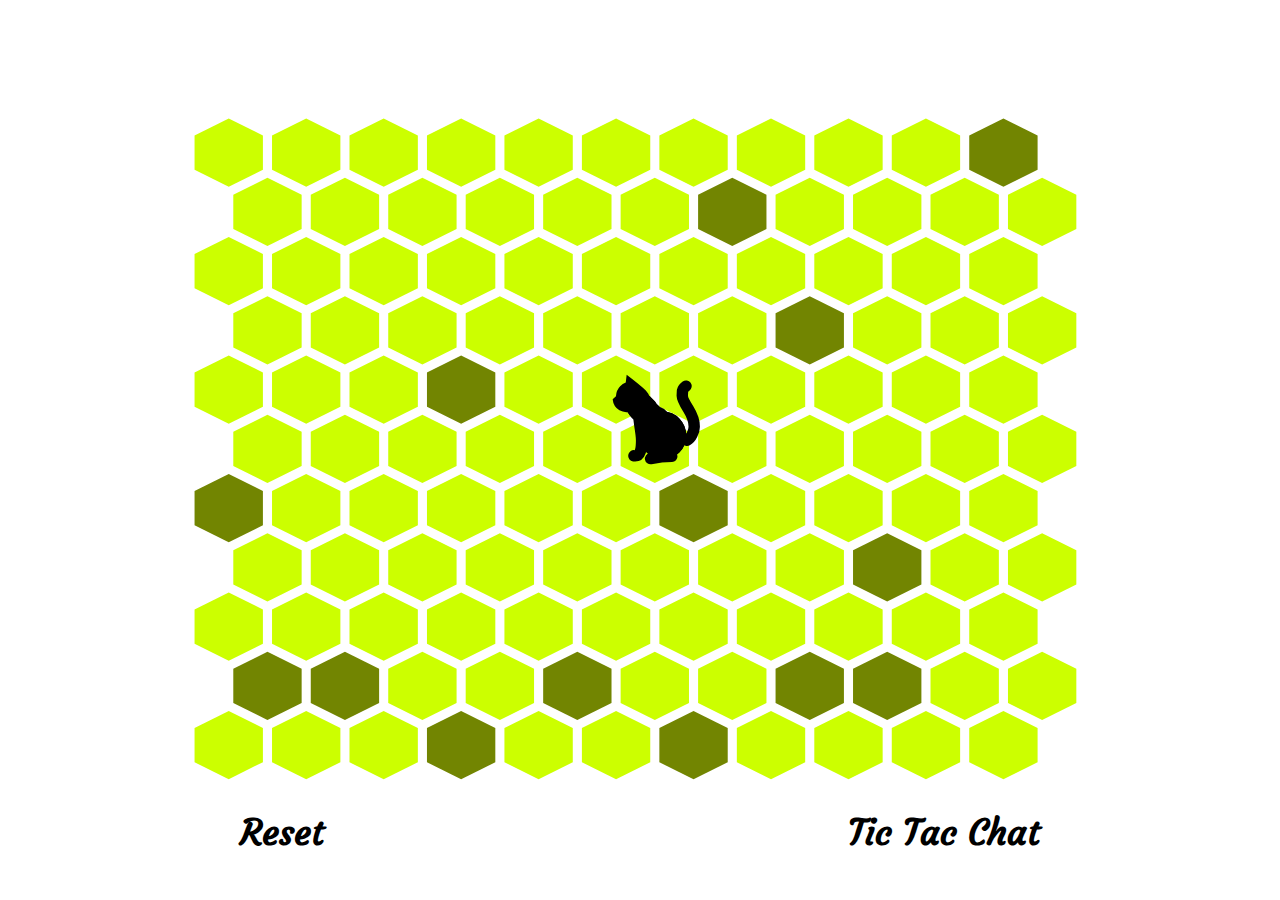
<file: tic_tac_chat/index.html>
<!DOCTYPE html>
<html lang="en" >
<head>
  <meta charset="UTF-8">
  <title>Tic Tac Chat?</title>
  <link rel="stylesheet" href="./style.css">

</head>
	<body>
	<!-- this svg shit made me crazy -->
	<svg id="game" viewBox="0 0 530 395" preserveAspectRatio = "xMidYMid meet">
		<defs>
			<g id="r0" transform="matrix(1, 0, 0, 1, 25, 15)">
				<path d="M15,-7.5L15 7.5L0 15L-15 7.5L-15 -7.5L0 -15L15 -7.5" />
			</g>
			<g id="head1" class="head" transform="matrix(1, 0, 0, 1, 11.15, 40.2)">
				<path d="M7.25,-27.25Q6.95 -24 4.1 -22.8Q1.4 -20.15 -3 -20.5Q-5.55 -21.35 -7.95 -22.65Q-10.9 -24.3 -11.15 -27.85Q-11.35 -31.25 -9.15 -33.9Q-6.95 -36.6 -3.55 -37.05Q-0.15 -37.45 2.65 -35.55Q5.45 -33.6 6.7 -30.45Q7.4 -28.95 7.25 -27.25 M2.35,-40.15Q4.05 -40.6 5.85 -33.7Q6.4 -31.55 6.35 -30.85L5.1 -30.5Q2.45 -31.6 0.95 -32.6Q-1.1 -33.95 -1.9 -35.55L-1.8 -35.6L-1.7 -35.8L-0.95 -35.6L-0.6 -35.45L0.45 -37.8Q1.55 -39.95 2.35 -40.15M-10.7,-35.5L-10.25 -39.95Q-8.95 -39.25 -7.85 -38.35Q-6.05 -36.95 -5.7 -35.8Q-5.35 -34.35 -6.85 -32.8Q-8.1 -31.4 -9.8 -30.8Q-10.75 -32.55 -10.7 -35.5" />
			</g>
			<g id="head2" class="head" transform="matrix(1, 0, 0, 1, 13.5, 40.55)">
				<path d="M1.65,-26.85L0.5 -25.5Q-0.2 -25 -1.5 -24.85L-4.2 -24.15L-6.5 -24.25Q-8.6 -23.9 -10.55 -24.95Q-13.2 -26.65 -13.5 -29.85L-12.05 -31.1Q-11.95 -33.7 -10.2 -35.5Q-9.15 -36.75 -7.75 -37.15L-7.35 -40.55Q-0.9 -35.6 1.05 -33.65Q4.2 -30.55 1.65 -26.85" />
			</g>
			<g id="b1-1" class="body" transform="matrix(1, 0, 0, 1, 12.35, 33.05)">
				<path d="M11.4,-6.8Q12.65 -7.45 13.55 -9.3Q14.5 -11.1 14.5 -12.8Q14.5 -16.3 11.9 -20.5Q9.25 -24.75 9.25 -26.35L9.35 -28.5Q9.65 -29.65 10.9 -30.55 M10.3,-5.9Q10.3 -2.6 8.05 -0.25Q5.8 2.1 2.6 2.1Q-0.6 2.1 -2.85 -0.25Q-5.1 -2.6 -5.1 -5.9Q-5.1 -9.2 -2.85 -11.55Q-0.6 -13.9 2.6 -13.9Q5.8 -13.9 8.05 -11.55Q10.3 -9.2 10.3 -5.9 M10.3,-5.9Q10.3 -2.6 8.05 -0.25Q5.8 2.1 2.6 2.1Q-0.6 2.1 -2.85 -0.25Q-5.1 -2.6 -5.1 -5.9Q-5.1 -9.2 -2.85 -11.55Q-0.6 -13.9 2.6 -13.9Q5.8 -13.9 8.05 -11.55Q10.3 -9.2 10.3 -5.9z M3.4,-13.3Q3.4 -10.65 1.6 -8.8Q-0.25 -6.9 -2.85 -6.9Q-5.4 -6.9 -7.25 -8.8Q-9.1 -10.65 -9.1 -13.3Q-9.1 -15.95 -7.25 -17.85Q-5.4 -19.7 -2.85 -19.7Q-0.25 -19.7 1.6 -17.85Q3.4 -15.95 3.4 -13.3 M3.4,-13.3Q3.4 -10.65 1.6 -8.8Q-0.25 -6.9 -2.85 -6.9Q-5.4 -6.9 -7.25 -8.8Q-9.1 -10.65 -9.1 -13.3Q-9.1 -15.95 -7.25 -17.85Q-5.4 -19.7 -2.85 -19.7Q-0.25 -19.7 1.6 -17.85Q3.4 -15.95 3.4 -13.3z M4.95,2.6L9.6 -0.8 M-9,-12.7L-6.85 -3.5 M-6.85,-3.5L-8.6 4.75 M-8.6,4.75L-9.85 4.75 M-0.5,-11.05L1.25 -2.25 M1.25,-2.25L-1.25 5.85 M-1.15,5.6L-3.45 6" />
			</g>
			<g id="b1-2" class="body" transform="matrix(1, 0, 0, 1, 13.15, 36.25)">
				<path d="M11.4,-11.2Q12.65 -11.8 13.55 -13.6Q14.5 -15.3 14.5 -16.9Q14.5 -20.2 11.9 -24.2Q9.25 -28.25 9.25 -29.75L9.35 -31.8Q9.65 -32.9 10.9 -33.75 M8.7,-6.95Q6.45 -4.6 3.25 -4.6Q0.05 -4.6 -2.2 -6.95Q-4.45 -9.3 -4.45 -12.6Q-4.45 -15.9 -2.2 -18.25Q0.05 -20.6 3.25 -20.6Q6.45 -20.6 8.7 -18.25Q10.95 -15.9 10.95 -12.6Q10.95 -9.3 8.7 -6.95 M8.7,-6.95Q6.45 -4.6 3.25 -4.6Q0.05 -4.6 -2.2 -6.95Q-4.45 -9.3 -4.45 -12.6Q-4.45 -15.9 -2.2 -18.25Q0.05 -20.6 3.25 -20.6Q6.45 -20.6 8.7 -18.25Q10.95 -15.9 10.95 -12.6Q10.95 -9.3 8.7 -6.95z M-0.45,-8.35Q-2.3 -6.45 -4.9 -6.45Q-7.45 -6.45 -9.3 -8.35Q-11.15 -10.2 -11.15 -12.85Q-11.15 -15.5 -9.3 -17.4Q-7.45 -19.25 -4.9 -19.25Q-2.3 -19.25 -0.45 -17.4Q1.35 -15.5 1.35 -12.85Q1.35 -10.2 -0.45 -8.35 M-0.45,-8.35Q-2.3 -6.45 -4.9 -6.45Q-7.45 -6.45 -9.3 -8.35Q-11.15 -10.2 -11.15 -12.85Q-11.15 -15.5 -9.3 -17.4Q-7.45 -19.25 -4.9 -19.25Q-2.3 -19.25 -0.45 -17.4Q1.35 -15.5 1.35 -12.85Q1.35 -10.2 -0.45 -8.35z M7.8,0.4L10.1 -4.9 M-9,-12.7L-6.85 -3.5 M-6.85,-3.5L-8.6 4.75 M-8.6,4.75L-9.85 4.75 M-0.5,-11.05L1.25 -2.25 M1.25,-2.25L-1.25 5.85 M-1.15,5.6L-3.45 6" />
			</g>
			<g id="b1-3" class="body" transform="matrix(1, 0, 0, 1, 19.15, 36.25)">
				<path d="M13,-33.75Q10.3 -33.75 9.7 -30.65Q9.5 -29.75 9.5 -24.75Q9.5 -21.55 7.25 -20.35Q4.25 -18.75 3.5 -17.25 M4.95,-4.95Q2.7 -2.6 -0.5 -2.6Q-3.7 -2.6 -5.95 -4.95Q-8.2 -7.3 -8.2 -10.6Q-8.2 -13.9 -5.95 -16.25Q-3.7 -18.6 -0.5 -18.6Q2.7 -18.6 4.95 -16.25Q7.2 -13.9 7.2 -10.6Q7.2 -7.3 4.95 -4.95 M4.95,-4.95Q2.7 -2.6 -0.5 -2.6Q-3.7 -2.6 -5.95 -4.95Q-8.2 -7.3 -8.2 -10.6Q-8.2 -13.9 -5.95 -16.25Q-3.7 -18.6 -0.5 -18.6Q2.7 -18.6 4.95 -16.25Q7.2 -13.9 7.2 -10.6Q7.2 -7.3 4.95 -4.95z M-6.45,0.15Q-8.3 2.05 -10.9 2.05Q-13.45 2.05 -15.3 0.15Q-17.15 -1.7 -17.15 -4.35Q-17.15 -7 -15.3 -8.9Q-13.45 -10.75 -10.9 -10.75Q-8.3 -10.75 -6.45 -8.9Q-4.65 -7 -4.65 -4.35Q-4.65 -1.7 -6.45 0.15 M-6.45,0.15Q-8.3 2.05 -10.9 2.05Q-13.45 2.05 -15.3 0.15Q-17.15 -1.7 -17.15 -4.35Q-17.15 -7 -15.3 -8.9Q-13.45 -10.75 -10.9 -10.75Q-8.3 -10.75 -6.45 -8.9Q-4.65 -7 -4.65 -4.35Q-4.65 -1.7 -6.45 0.15z M8.2,0.6L7.55 -5.1 M-15.75,8.25L-16 16.1L-16.25 23 M-3.75,1Q-3.75 4.9 -6.35 6.4Q-9.9 8.45 -10.25 9Q-12 11.95 -12.55 13.6Q-13.6 16.65 -13 19.75" />
			</g>

			<g id="b1-4" class="body" transform="matrix(1, 0, 0, 1, 27, 28.25)">
				<path d="M-5.5,-13Q-5.85 -15.55 -2.55 -16.1Q1.1 -16.7 1.25 -19.25Q1.35 -21.4 2.6 -23.25Q4.3 -25.8 7.25 -25.75 M-2.55,0.65Q-4.8 3 -8 3Q-11.2 3 -13.45 0.65Q-15.7 -1.7 -15.7 -5Q-15.7 -8.3 -13.45 -10.65Q-11.2 -13 -8 -13Q-4.8 -13 -2.55 -10.65Q-0.3 -8.3 -0.3 -5Q-0.3 -1.7 -2.55 0.65 M-2.55,0.65Q-4.8 3 -8 3Q-11.2 3 -13.45 0.65Q-15.7 -1.7 -15.7 -5Q-15.7 -8.3 -13.45 -10.65Q-11.2 -13 -8 -13Q-4.8 -13 -2.55 -10.65Q-0.3 -8.3 -0.3 -5Q-0.3 -1.7 -2.55 0.65z M-10.6,8.3Q-12.45 10.2 -15.05 10.2Q-17.6 10.2 -19.45 8.3Q-21.3 6.45 -21.3 3.8Q-21.3 1.15 -19.45 -0.75Q-17.6 -2.6 -15.05 -2.6Q-12.45 -2.6 -10.6 -0.75Q-8.8 1.15 -8.8 3.8Q-8.8 6.45 -10.6 8.3 M-10.6,8.3Q-12.45 10.2 -15.05 10.2Q-17.6 10.2 -19.45 8.3Q-21.3 6.45 -21.3 3.8Q-21.3 1.15 -19.45 -0.75Q-17.6 -2.6 -15.05 -2.6Q-12.45 -2.6 -10.6 -0.75Q-8.8 1.15 -8.8 3.8Q-8.8 6.45 -10.6 8.3z M-1.25,-3Q-0.5 -3.15 1.6 -4.55L4.25 -6.25L4.25 1.25Q4 1.25 4 1.75L3.75 1.75 M-11.5,11.25Q-10 10.4 -9.5 10.5L-9.5 13.75L-12 21.75Q-12.3 22.65 -13.2 23.3L-14.75 24.5L-16 26.3Q-16.65 27 -17.7 26.75 M-24.5,29L-22.75 29Q-19.65 23.1 -20.25 13.25" />
			</g>

			<g id="b1-5" class="body" transform="matrix(1, 0, 0, 1, 28.6, 20.25)">
				<path d="M-9,-2Q-7.2 -3 -5.75 -5.25L-3.25 -10L-0.15 -13.55Q1.85 -15.6 2 -17.75 M-7.55,11.45Q-9.8 13.8 -13 13.8Q-16.2 13.8 -18.45 11.45Q-20.7 9.1 -20.7 5.8Q-20.7 2.5 -18.45 0.15Q-16.2 -2.2 -13 -2.2Q-9.8 -2.2 -7.55 0.15Q-5.3 2.5 -5.3 5.8Q-5.3 9.1 -7.55 11.45 M-7.55,11.45Q-9.8 13.8 -13 13.8Q-16.2 13.8 -18.45 11.45Q-20.7 9.1 -20.7 5.8Q-20.7 2.5 -18.45 0.15Q-16.2 -2.2 -13 -2.2Q-9.8 -2.2 -7.55 0.15Q-5.3 2.5 -5.3 5.8Q-5.3 9.1 -7.55 11.45z M-15.6,4.75Q-13.8 6.65 -13.8 9.3Q-13.8 11.95 -15.6 13.8Q-17.45 15.7 -20.05 15.7Q-22.6 15.7 -24.45 13.8Q-26.3 11.95 -26.3 9.3Q-26.3 6.65 -24.45 4.75Q-22.6 2.9 -20.05 2.9Q-17.45 2.9 -15.6 4.75 M-15.6,4.75Q-13.8 6.65 -13.8 9.3Q-13.8 11.95 -15.6 13.8Q-17.45 15.7 -20.05 15.7Q-22.6 15.7 -24.45 13.8Q-26.3 11.95 -26.3 9.3Q-26.3 6.65 -24.45 4.75Q-22.6 2.9 -20.05 2.9Q-17.45 2.9 -15.6 4.75z M-5,6.5L-5 6.75L-7.75 9.7Q-9.6 12 -10 13.25L-10 16L-9 16Q-8.75 15.25 -7.25 13.75L-7.25 14.1L-9.05 18.05Q-10.15 20.5 -10.75 23.5 M-15.25,11.25L-15.25 11.5L-15 18.75Q-15 21.95 -16.6 26.15Q-18.35 30.8 -20.25 30.75 M-26.1,31.4Q-24.95 30.5 -24.75 27.3L-24.75 22L-23.2 16.85Q-22.25 13.35 -22.5 11.75" />
			</g>
			<g id="b2-1" class="body" transform="matrix(1, 0, 0, 1, 12.3, 30.05)">
				<path fill="none" d="M15.4,-3.8Q16.65 -4.45 17.55 -6.3Q18.5 -8.1 18.5 -9.8Q18.5 -13.3 15.9 -17.5Q13.25 -21.75 13.25 -23.35L13.35 -25.5Q13.65 -26.65 14.9 -27.55" />
				<path d="M12.5,-5.9Q12.5 -2.6 10.25 -0.25Q8 2.1 4.8 2.1Q1.6 2.1 -0.65 -0.25Q-2.9 -2.6 -2.9 -5.9Q-2.9 -9.2 -0.65 -11.55Q1.6 -13.9 4.8 -13.9Q8 -13.9 10.25 -11.55Q12.5 -9.2 12.5 -5.9" />
				<path fill="none" d="M12.5,-5.9Q12.5 -2.6 10.25 -0.25Q8 2.1 4.8 2.1Q1.6 2.1 -0.65 -0.25Q-2.9 -2.6 -2.9 -5.9Q-2.9 -9.2 -0.65 -11.55Q1.6 -13.9 4.8 -13.9Q8 -13.9 10.25 -11.55Q12.5 -9.2 12.5 -5.9z" />
				<path d="M-4.3,-13.5Q-6.45 -14.45 -7.9 -16.4Q-9.35 -18.35 -9.3 -20.2Q-9.4 -22 -7.9 -22.6Q-6.35 -23.2 -4.25 -22.25Q-2.2 -21.3 -0.7 -19.35Q0.75 -17.4 0.75 -15.55Q0.7 -13.8 -0.85 -13.2Q-2.3 -12.6 -4.3 -13.5" />
				<path fill="none" d="M-4.3,-13.5Q-6.45 -14.45 -7.9 -16.4Q-9.35 -18.35 -9.3 -20.2Q-9.4 -22 -7.9 -22.6Q-6.35 -23.2 -4.25 -22.25Q-2.2 -21.3 -0.7 -19.35Q0.75 -17.4 0.75 -15.55Q0.7 -13.8 -0.85 -13.2Q-2.3 -12.6 -4.3 -13.5z M-0.65,4.25L3.95 3.45L8.65 3.25 M0,-17.35L1.1 -17.35Q1.65 -16.4 2.8 -16.05Q4 -15.7 4.65 -14.8Q5.45 -13.75 5.75 -12.55L6.05 -10.05 M-9.8,-18.65Q-8.5 -18.5 -7.75 -16.8Q-7.05 -15.2 -6 -15.25L-5.3 -9.95Q-4.6 -5.75 -4.6 -3.7Q-4.6 -0.5 -5.15 1.05Q-5.95 3.3 -8 3" />
			</g>
			<g id="b2-2" class="body" transform="matrix(1, 0, 0, 1, 11, 32.15)">
				<path fill="none" d="M15.65,-12.65Q18 -12.65 18.75 -13.7Q19.25 -14.45 19.25 -16.55Q19.25 -18.8 18.15 -20.3Q17.05 -21.85 17.05 -22.95Q17.05 -24.2 18.65 -27L20.25 -29.65 M16,-11Q16 -8.25 13.5 -6.3Q11 -4.3 7.45 -4.3Q3.9 -4.3 1.45 -6.3Q-1.05 -8.25 -1.05 -11Q-1.05 -13.8 1.45 -15.75Q3.9 -17.7 7.45 -17.7Q11 -17.7 13.5 -15.75Q16 -13.8 16 -11z M-3.5,-8.3Q-5.65 -9.25 -7.1 -11.2Q-8.55 -13.15 -8.5 -15Q-8.6 -16.8 -7.1 -17.4Q-5.55 -18 -3.45 -17.05Q-1.4 -16.1 0.1 -14.15Q1.55 -12.2 1.55 -10.35Q1.5 -8.6 -0.05 -8Q-1.5 -7.4 -3.5 -8.3z M0,-17.35L1.1 -17.35Q1.65 -16.4 2.8 -16.05Q4 -15.7 4.65 -14.8Q5.45 -13.75 5.75 -12.55L6.05 -10.05 M3.8,4L8 4Q8.8 1.7 10.45 -0.1Q12.3 -2.1 14.45 -2.65L10.65 -7.25 M-7.8,3.6Q-6.05 3.6 -2.9 0.15Q0 -3 0 -3.85Q0 -4.8 -3.55 -8.85L-7.4 -13.05" />
				<path d="M16,-11Q16 -8.25 13.5 -6.3Q11 -4.3 7.45 -4.3Q3.9 -4.3 1.45 -6.3Q-1.05 -8.25 -1.05 -11Q-1.05 -13.8 1.45 -15.75Q3.9 -17.7 7.45 -17.7Q11 -17.7 13.5 -15.75Q16 -13.8 16 -11 M-3.5,-8.3Q-5.65 -9.25 -7.1 -11.2Q-8.55 -13.15 -8.5 -15Q-8.6 -16.8 -7.1 -17.4Q-5.55 -18 -3.45 -17.05Q-1.4 -16.1 0.1 -14.15Q1.55 -12.2 1.55 -10.35Q1.5 -8.6 -0.05 -8Q-1.5 -7.4 -3.5 -8.3" />
			</g>

			<g id="b2-3" class="body" transform="matrix(1, 0, 0, 1, 37.75, 32.6)">
				<path d="M0.15,-15.95Q0.15 -13.2 -2.35 -11.25Q-4.85 -9.25 -8.4 -9.25Q-11.95 -9.25 -14.4 -11.25Q-16.9 -13.2 -16.9 -15.95Q-16.9 -18.75 -14.4 -20.7Q-11.95 -22.65 -8.4 -22.65Q-4.85 -22.65 -2.35 -20.7Q0.15 -18.75 0.15 -15.95 M-16.85,-14.45L-22.35 -14.85Q-24.9 -15.75 -25.85 -17.4Q-26.9 -19 -25.6 -20.5Q-24.25 -22.05 -21.45 -22.5L-16 -22.1Q-13.4 -21.2 -12.45 -19.5Q-11.55 -17.9 -12.95 -16.35Q-14.2 -14.9 -16.85 -14.45" />
				<path fill="none" d="M2.4,-17.65Q5.2 -17.3 5.35 -20.7L5.65 -25.85Q8.6 -31.15 13.85 -29.85 M0.15,-15.95Q0.15 -13.2 -2.35 -11.25Q-4.85 -9.25 -8.4 -9.25Q-11.95 -9.25 -14.4 -11.25Q-16.9 -13.2 -16.9 -15.95Q-16.9 -18.75 -14.4 -20.7Q-11.95 -22.65 -8.4 -22.65Q-4.85 -22.65 -2.35 -20.7Q0.15 -18.75 0.15 -15.95z M-16.85,-14.45L-22.35 -14.85Q-24.9 -15.75 -25.85 -17.4Q-26.9 -19 -25.6 -20.5Q-24.25 -22.05 -21.45 -22.5L-16 -22.1Q-13.4 -21.2 -12.45 -19.5Q-11.55 -17.9 -12.95 -16.35Q-14.2 -14.9 -16.85 -14.45z M1,-14.4Q0.7 -12.05 -0.6 -9.15L-3.05 -4.4L-2.05 -4.4L3.6 -6L5.4 -6L5.4 -1Q4.8 0.7 4.6 4.2L2.8 4.2 M-6.05,-11.6Q-5.65 -8.8 -5.65 -6.6Q-4.95 -6.85 -4.6 -6.35Q-4.35 -5.9 -4.4 -5.2L-3.85 -5L-4.45 -5L-4.4 -5.2L-5.6 -6.05Q-6.45 -6.9 -6.45 -7.7L-6.25 -8.4 M-22.8,-16.45L-22.15 -15.2Q-21.95 -14.5 -21.6 -14.45L-20.05 -14Q-19.6 -13.75 -19.6 -13.15Q-19.6 -11.9 -23 -11.9L-26.85 -12.05Q-28.8 -11.45 -29.55 -10.6Q-30.5 -9.55 -30.25 -7.45 M-35.25,-5.45Q-34.65 -8.8 -31.5 -11.8Q-28.4 -14.75 -24.85 -15.45" />
			</g>
			<g id="b2-4" class="body" transform="matrix(1, 0, 0, 1, 42.6, 31.75)">
				<path fill="none" d="M-14.2,-18.25Q-11.15 -17.9 -9.2 -19.65Q-8 -20.65 -6.3 -23.6Q-4.6 -26.55 -3.4 -27.65Q-1.35 -29.45 1.8 -29.25 M-10.6,-17.7Q-9.9 -15.2 -11.8 -12.75Q-13.75 -10.35 -17.2 -9.4L-23.45 -9.6Q-26.35 -10.75 -27.05 -13.25Q-27.7 -15.8 -25.8 -18.2Q-23.85 -20.65 -20.45 -21.55L-14.15 -21.35Q-11.25 -20.25 -10.6 -17.7z M-32.8,-10.55Q-35.35 -11.45 -36.3 -13.1Q-37.35 -14.7 -36.05 -16.2Q-34.7 -17.75 -31.9 -18.2L-26.45 -17.8Q-23.85 -16.9 -22.9 -15.2Q-22 -13.6 -23.4 -12.05Q-24.65 -10.6 -27.3 -10.15Q-30.15 -9.65 -32.8 -10.55z M-7.1,-8.85Q-9.2 -7.8 -11.75 -5.35Q-14.05 -3.15 -15.75 -0.8 M-14.85,-8.35L-13.45 -9.05L-13.25 -9.25L-14.3 -8.85L-14.55 -8.75L-14.85 -8.35Q-15.8 -7.2 -17.1 -7.1L-20.4 -7.15L-20.2 -7.15L-17.55 -7.9L-18.65 -7.9L-18.45 -8.65Q-17.55 -8.65 -14.25 -9.65L-7.1 -9.65M-14.85,-8.35L-15.95 -7.9L-17.55 -7.9L-16.6 -8.15L-14.55 -8.75 M-39.9,3.6L-33.1 -4.6Q-29 -9.7 -29.65 -12.6 M-33.5,-9.2L-35.3 -1.15Q-36.9 3.7 -40.1 3.2" />
				<path d="M-10.6,-17.7Q-9.9 -15.2 -11.8 -12.75Q-13.75 -10.35 -17.2 -9.4L-23.45 -9.6Q-26.35 -10.75 -27.05 -13.25Q-27.7 -15.8 -25.8 -18.2Q-23.85 -20.65 -20.45 -21.55L-14.15 -21.35Q-11.25 -20.25 -10.6 -17.7 M-32.8,-10.55Q-35.35 -11.45 -36.3 -13.1Q-37.35 -14.7 -36.05 -16.2Q-34.7 -17.75 -31.9 -18.2L-26.45 -17.8Q-23.85 -16.9 -22.9 -15.2Q-22 -13.6 -23.4 -12.05Q-24.65 -10.6 -27.3 -10.15Q-30.15 -9.65 -32.8 -10.55" />
			</g>
			<g id="b2-5" class="body" transform="matrix(1, 0, 0, 1, 44.65, 25.55)">
				<path fill="none" d="M-18.4,-16.8Q-15.5 -16.65 -10.1 -20Q-4.8 -23.3 -1.4 -23" />
				<path d="M-19.9,-11.55Q-21.85 -9.15 -25.3 -8.2L-31.55 -8.4Q-34.45 -9.55 -35.15 -12.05Q-35.8 -14.6 -33.9 -17Q-31.95 -19.45 -28.55 -20.35L-22.25 -20.15Q-19.35 -19.05 -18.7 -16.5Q-18 -14 -19.9 -11.55" />
				<path fill="none" d="M-19.9,-11.55Q-21.85 -9.15 -25.3 -8.2L-31.55 -8.4Q-34.45 -9.55 -35.15 -12.05Q-35.8 -14.6 -33.9 -17Q-31.95 -19.45 -28.55 -20.35L-22.25 -20.15Q-19.35 -19.05 -18.7 -16.5Q-18 -14 -19.9 -11.55z" />
				<path d="M-38.2,-11.4Q-40.75 -12.3 -41.7 -13.95Q-42.75 -15.55 -41.45 -17.05Q-40.1 -18.6 -37.3 -19.05L-31.85 -18.65Q-29.25 -17.75 -28.3 -16.05Q-27.4 -14.45 -28.8 -12.9Q-30.05 -11.45 -32.7 -11Q-35.55 -10.5 -38.2 -11.4" />
				<path fill="none" d="M-38.2,-11.4Q-40.75 -12.3 -41.7 -13.95Q-42.75 -15.55 -41.45 -17.05Q-40.1 -18.6 -37.3 -19.05L-31.85 -18.65Q-29.25 -17.75 -28.3 -16.05Q-27.4 -14.45 -28.8 -12.9Q-30.05 -11.45 -32.7 -11Q-35.55 -10.5 -38.2 -11.4z M-23,-11.6Q-25.3 -10.6 -26.65 -6.4L-22.4 -6.4L-22.4 -2.4L-24.65 1.65Q-25.9 4.3 -28.05 4.6 M-41.45,4.2Q-41.25 4 -40.15 3.75Q-39.15 3.5 -38.85 3L-37.85 0.4L-35.95 -2.15Q-34.85 -3.65 -34.85 -4.1L-35.45 -4.8L-36.05 -5.6Q-36.15 -7.05 -36.45 -7.6L-37.25 -9.75L-37.85 -11.8L-37.85 -13Q-34.95 -12.95 -34.65 -6.6Q-34.15 -6.85 -33.85 -7.8" />
			</g>
			<g id="b3-1" class="body" transform="matrix(1, 0, 0, 1, 11.6, 23.65)">
				<path fill="none" d="M10.15,2.6Q11.4 1.95 12.3 0.1Q13.25 -1.7 13.25 -3.4Q13.25 -6.9 10.65 -11.1Q8 -15.35 8 -16.95L8.1 -19.1Q8.4 -20.25 9.65 -21.15 M9.6,-0.8Q9.6 2.5 7.35 4.85Q5.1 7.2 1.9 7.2Q-1.3 7.2 -3.55 4.85Q-5.8 2.5 -5.8 -0.8Q-5.8 -4.1 -3.55 -6.45Q-1.3 -8.8 1.9 -8.8Q5.1 -8.8 7.35 -6.45Q9.6 -4.1 9.6 -0.8z M3.4,-13.3Q3.4 -10.65 1.6 -8.8Q-0.25 -6.9 -2.85 -6.9Q-5.4 -6.9 -7.25 -8.8Q-9.1 -10.65 -9.1 -13.3Q-9.1 -15.95 -7.25 -17.85Q-5.4 -19.7 -2.85 -19.7Q-0.25 -19.7 1.6 -17.85Q3.4 -15.95 3.4 -13.3z M-7.25,2.75Q-7 4.45 -5.75 4.4Q-4.3 4.3 -4 5Q-3.45 6.1 -2.7 6.5L-0.5 6.75 M-7.25,-15L-7 -4.35L-7.1 -0.75Q-7.45 1.25 -8.75 1L-8.75 2.25L-8.5 2.25 M3,-12.25Q4.05 -12.4 4.45 -10.6Q4.9 -8.75 6.25 -8.75Q6.15 -7.85 6.55 -6.15L7 -4" />
				<path d="M9.6,-0.8Q9.6 2.5 7.35 4.85Q5.1 7.2 1.9 7.2Q-1.3 7.2 -3.55 4.85Q-5.8 2.5 -5.8 -0.8Q-5.8 -4.1 -3.55 -6.45Q-1.3 -8.8 1.9 -8.8Q5.1 -8.8 7.35 -6.45Q9.6 -4.1 9.6 -0.8 M3.4,-13.3Q3.4 -10.65 1.6 -8.8Q-0.25 -6.9 -2.85 -6.9Q-5.4 -6.9 -7.25 -8.8Q-9.1 -10.65 -9.1 -13.3Q-9.1 -15.95 -7.25 -17.85Q-5.4 -19.7 -2.85 -19.7Q-0.25 -19.7 1.6 -17.85Q3.4 -15.95 3.4 -13.3" />
			</g>
			<g id="b3-2" class="body" transform="matrix(1, 0, 0, 1, 14.25, 35.95)">
				<path d="M11.15,-8.3Q11.15 -5 8.9 -2.65Q6.65 -0.3 3.45 -0.3Q0.25 -0.3 -2 -2.65Q-4.25 -5 -4.25 -8.3Q-4.25 -11.6 -2 -13.95Q0.25 -16.3 3.45 -16.3Q6.65 -16.3 8.9 -13.95Q11.15 -11.6 11.15 -8.3 M0.75,-18.9Q0.75 -16.25 -1.05 -14.4Q-2.9 -12.5 -5.5 -12.5Q-8.05 -12.5 -9.9 -14.4Q-11.75 -16.25 -11.75 -18.9Q-11.75 -21.55 -9.9 -23.45Q-8.05 -25.3 -5.5 -25.3Q-2.9 -25.3 -1.05 -23.45Q0.75 -21.55 0.75 -18.9" />
				<path fill="none" d="M10.15,-9.7Q11.4 -10.35 12.3 -12.2Q13.25 -14 13.25 -15.7Q13.25 -19.2 10.65 -23.4Q8 -27.65 8 -29.25L8.1 -31.4Q8.4 -32.55 9.65 -33.45 M11.15,-8.3Q11.15 -5 8.9 -2.65Q6.65 -0.3 3.45 -0.3Q0.25 -0.3 -2 -2.65Q-4.25 -5 -4.25 -8.3Q-4.25 -11.6 -2 -13.95Q0.25 -16.3 3.45 -16.3Q6.65 -16.3 8.9 -13.95Q11.15 -11.6 11.15 -8.3z M0.75,-18.9Q0.75 -16.25 -1.05 -14.4Q-2.9 -12.5 -5.5 -12.5Q-8.05 -12.5 -9.9 -14.4Q-11.75 -16.25 -11.75 -18.9Q-11.75 -21.55 -9.9 -23.45Q-8.05 -25.3 -5.5 -25.3Q-2.9 -25.3 -1.05 -23.45Q0.75 -21.55 0.75 -18.9z M-2.5,6.75Q-0.2 6.05 -0.15 1.85Q-0.05 -2.85 1 -3.75 M6.25,5.25Q6.95 5.15 9.3 1.9Q11.75 -1.4 11.75 -2.6Q11.75 -3.15 10.7 -4.3L9.25 -5.75 M-11.05,-16.9L-8.05 -6.7L-7.2 -3.15Q-7.05 -1.15 -8.35 -1.1L-8 0.1L-7.75 0.05 M3,-12.25Q4.05 -12.4 4.45 -10.6Q4.9 -8.75 6.25 -8.75Q6.15 -7.85 6.55 -6.15L7 -4 M0.35,-23L-1.25 -23L0.5 -21.45Q1.35 -20.55 2.5 -20.25Q3.2 -20.05 3.6 -19L3.9 -18L4.25 -18L4.5 -18Q3.85 -18.75 2.5 -21.4Q1.7 -23 0.35 -23M1.5,-19.5Q2.6 -19.15 3 -17.75Q3.2 -17.95 3.9 -18L4.25 -17" />
			</g>
			<g id="b3-3" class="body" transform="matrix(1, 0, 0, 1, 22.5, 40.8)">
				<path d="M-1.25,-31.9Q-1.25 -29.25 -3.05 -27.4Q-4.9 -25.5 -7.5 -25.5Q-10.05 -25.5 -11.9 -27.4Q-13.75 -29.25 -13.75 -31.9Q-13.75 -34.55 -11.9 -36.45Q-10.05 -38.3 -7.5 -38.3Q-4.9 -38.3 -3.05 -36.45Q-1.25 -34.55 -1.25 -31.9 M6.25,-21.3Q6.25 -18 4 -15.65Q1.75 -13.3 -1.45 -13.3Q-4.65 -13.3 -6.9 -15.65Q-9.15 -18 -9.15 -21.3Q-9.15 -24.6 -6.9 -26.95Q-4.65 -29.3 -1.45 -29.3Q1.75 -29.3 4 -26.95Q6.25 -24.6 6.25 -21.3" />
				<path fill="none" d="M4.25,-20.5L12.3 -21.85Q15.5 -23.2 15.5 -28.15Q15.5 -29.45 15 -31.2L14.5 -33.4Q14.5 -34.25 15 -35.25 M6.25,-21.3Q6.25 -18 4 -15.65Q1.75 -13.3 -1.45 -13.3Q-4.65 -13.3 -6.9 -15.65Q-9.15 -18 -9.15 -21.3Q-9.15 -24.6 -6.9 -26.95Q-4.65 -29.3 -1.45 -29.3Q1.75 -29.3 4 -26.95Q6.25 -24.6 6.25 -21.3z M-1.25,-31.9Q-1.25 -29.25 -3.05 -27.4Q-4.9 -25.5 -7.5 -25.5Q-10.05 -25.5 -11.9 -27.4Q-13.75 -29.25 -13.75 -31.9Q-13.75 -34.55 -11.9 -36.45Q-10.05 -38.3 -7.5 -38.3Q-4.9 -38.3 -3.05 -36.45Q-1.25 -34.55 -1.25 -31.9z M-3.2,5.5Q-2.45 4.65 -2.5 0.4Q-2.6 -3.7 -1.2 -4.75Q-3.25 -7.55 -2.95 -16L-4.7 -16Q-4.7 -15.8 -5.25 -15.4Q-5.85 -15 -6.2 -15L-6.2 -12.75L-5.1 -9.65Q-4.9 -8.7 -4.25 -7.9Q-3.6 -7.1 -3.45 -6L-2.95 -6 M4,3.25L4.75 3.25Q4.75 -1 5.5 -2.5L6.75 -5.25L7.5 -7.15Q7.5 -7.75 5 -9.7Q2.5 -11.7 2.5 -13L2.65 -14L2.75 -15.25L5.25 -15.5L5.25 -11.5 M-20,-30.75L-19.6 -28.35Q-19.05 -27 -17.5 -27.25L-17.5 -24.75L-15 -24.75L-14.5 -25.75L-14.75 -25.5L-14.75 -26Q-14.75 -26.8 -15.5 -30.65Q-15.5 -31.2 -15 -31.4L-14 -31.75L-15 -32L-14.85 -32.7Q-14.65 -33.1 -14.25 -33.25" />
			</g>
			<g id="b3-4" class="body" transform="matrix(1, 0, 0, 1, 22.75, 49.3)">
				<path d="M3.7,-32.55Q3.7 -29.25 1.45 -26.9Q-0.8 -24.55 -4 -24.55Q-7.2 -24.55 -9.45 -26.9Q-11.7 -29.25 -11.7 -32.55Q-11.7 -35.85 -9.45 -38.2Q-7.2 -40.55 -4 -40.55Q-0.8 -40.55 1.45 -38.2Q3.7 -35.85 3.7 -32.55 M-5.5,-40.4Q-5.5 -37.75 -7.3 -35.9Q-9.15 -34 -11.75 -34Q-14.3 -34 -16.15 -35.9Q-18 -37.75 -18 -40.4Q-18 -43.05 -16.15 -44.95Q-14.3 -46.8 -11.75 -46.8Q-9.15 -46.8 -7.3 -44.95Q-5.5 -43.05 -5.5 -40.4" />
				<path fill="none" d="M2.5,-34.25L4.15 -35Q5.35 -35.75 5.25 -36.75L7.75 -36.75Q7.4 -34.5 9.25 -34.5L9.5 -33L14 -33L14.85 -34L15.5 -34.75 M3.7,-32.55Q3.7 -29.25 1.45 -26.9Q-0.8 -24.55 -4 -24.55Q-7.2 -24.55 -9.45 -26.9Q-11.7 -29.25 -11.7 -32.55Q-11.7 -35.85 -9.45 -38.2Q-7.2 -40.55 -4 -40.55Q-0.8 -40.55 1.45 -38.2Q3.7 -35.85 3.7 -32.55z M-5.5,-40.4Q-5.5 -37.75 -7.3 -35.9Q-9.15 -34 -11.75 -34Q-14.3 -34 -16.15 -35.9Q-18 -37.75 -18 -40.4Q-18 -43.05 -16.15 -44.95Q-14.3 -46.8 -11.75 -46.8Q-9.15 -46.8 -7.3 -44.95Q-5.5 -43.05 -5.5 -40.4z M-9.5,-26.5Q-9.5 -24.25 -7.75 -19L-5.25 -19Q-4.75 -20 -4.75 -21L-4.5 -21Q-4.65 -19.7 -3.85 -15.85Q-3.1 -12.1 -3.25 -11 M4.5,-13.25Q4.5 -14.25 5 -14.75L5 -23.75L2.75 -23.5L2.5 -29.75 M-19.5,-39L-19.25 -30.75L-19.25 -30.25L-18.85 -30.75Q-17.5 -32.45 -17.5 -36Q-17 -35.5 -15.75 -35.5L-15.75 -29L-15.25 -29Q-14.85 -30.1 -13.4 -31.75Q-11.95 -33.35 -11.5 -34.75M-19.25,-30.25L-19.25 -27.75L-20 -27.75L-20.1 -27.9L-20.25 -28.4Q-20.25 -29 -19.25 -30.25" />
			</g>
			<g id="b3-5" class="body" transform="matrix(1, 0, 0, 1, 25.25, 54.6)">
				<path d="M-0.6,-39.55Q-0.6 -36.25 -2.85 -33.9Q-5.1 -31.55 -8.3 -31.55Q-11.5 -31.55 -13.75 -33.9Q-16 -36.25 -16 -39.55Q-16 -42.85 -13.75 -45.2Q-11.5 -47.55 -8.3 -47.55Q-5.1 -47.55 -2.85 -45.2Q-0.6 -42.85 -0.6 -39.55 M-9,-45.7Q-9 -43.05 -10.8 -41.2Q-12.65 -39.3 -15.25 -39.3Q-17.8 -39.3 -19.65 -41.2Q-21.5 -43.05 -21.5 -45.7Q-21.5 -48.35 -19.65 -50.25Q-17.8 -52.1 -15.25 -52.1Q-12.65 -52.1 -10.8 -50.25Q-9 -48.35 -9 -45.7" />
				<path fill="none" d="M-1.5,-40.75Q1.3 -41.15 7.65 -40.75Q12.9 -40.8 14.25 -43.25 M-0.6,-39.55Q-0.6 -36.25 -2.85 -33.9Q-5.1 -31.55 -8.3 -31.55Q-11.5 -31.55 -13.75 -33.9Q-16 -36.25 -16 -39.55Q-16 -42.85 -13.75 -45.2Q-11.5 -47.55 -8.3 -47.55Q-5.1 -47.55 -2.85 -45.2Q-0.6 -42.85 -0.6 -39.55z M-9,-45.7Q-9 -43.05 -10.8 -41.2Q-12.65 -39.3 -15.25 -39.3Q-17.8 -39.3 -19.65 -41.2Q-21.5 -43.05 -21.5 -45.7Q-21.5 -48.35 -19.65 -50.25Q-17.8 -52.1 -15.25 -52.1Q-12.65 -52.1 -10.8 -50.25Q-9 -48.35 -9 -45.7z M-10.25,-37.25Q-10.95 -37 -11.85 -35.55L-13 -33.75L-13 -31.75L-6.75 -31.5L-6.75 -30.25L-10.2 -27.95Q-12.3 -26.4 -12.25 -24.25 M-1.25,-32Q-1.8 -30.8 -3.65 -28.7Q-5.35 -26.8 -5.75 -25.75L-7.75 -25.75 M-21.25,-40.75L-21 -40.75L-20.75 -35Q-20.3 -33.15 -20.35 -31.35Q-20.4 -27.85 -22.75 -27.5 M-16.5,-37L-16.45 -32.45Q-16.45 -29.75 -17 -28.5Q-16.75 -28.5 -16.25 -29" />
			</g>
			<g id="f00" transform="scale(-1,1) translate(-27,0)"><use xlink:href="#b2-1"/><use x="-5" y="-2.5" xlink:href="#head2"/></g>
			<g id="f01" transform="scale(-1,1) translate(-27,-2)"><use xlink:href="#b2-2"/><use x="-10" y="8" xlink:href="#head2"/></g>
			<g id="f02" transform="scale(-1,1) translate(-55,-2)"><use xlink:href="#b2-3"/><use x="-2" y="1.5" xlink:href="#head2"/></g>
			<g id="f03" transform="scale(-1,1) translate(-58,-2)"><use xlink:href="#b2-4"/><use x="-4.5" y="7" xlink:href="#head2"/></g>
			<g id="f04" transform="scale(-1,1) translate(-60,4)"><use xlink:href="#b2-5"/><use x="-8" y="-1" xlink:href="#head2"/></g>
			<g id="f10" transform="scale(-1,1) translate(-25,-3)"><use xlink:href = "#b1-1"/><use x="-2" y="-2" xlink:href = "#head1"/></g>
			<g id="f11" transform="scale(-1,1) translate(-33,-2)"><use xlink:href = "#b1-2"/><use x="-10" y="11" xlink:href = "#head1"/></g>
			<g id="f12" transform="scale(-1,1) translate(-40,-2)"><use xlink:href = "#b1-3"/><use x="-5" y="27" xlink:href = "#head1"/></g>
			<g id="f13" transform="scale(-1,1) translate(-43,3)"><use xlink:href = "#b1-4"/><use x="-3" y="32" xlink:href = "#head1"/></g>
			<g id="f14" transform="scale(-1,1) translate(-43,9)"><use xlink:href = "#b1-5"/><use x="-5" y="27" xlink:href = "#head1"/></g>
			<g id="f20" transform="translate(0,-3)"><use xlink:href = "#b1-1"/><use x="-2" y="-2" xlink:href = "#head1"/></g>
			<g id="f21" transform="translate(-6,-2)"><use xlink:href = "#b1-2"/><use x="-10" y="11" xlink:href = "#head1"/></g>
			<g id="f22" transform="translate(-12,-2)"><use xlink:href = "#b1-3"/><use x="-5" y="27" xlink:href = "#head1"/></g>
			<g id="f23" transform="translate(-15,3)"><use xlink:href = "#b1-4"/><use x="-3" y="32" xlink:href = "#head1"/></g>
			<g id="f24" transform="translate(-15,9)"><use xlink:href = "#b1-5"/><use x="-5" y="27" xlink:href = "#head1"/></g>
			<g id="f30"><use xlink:href = "#b2-1"/><use x="-5" y="-2.5" xlink:href="#head2"/></g>
			<g id="f31" transform="translate(-3,-2)"><use xlink:href="#b2-2"/><use x="-10" y="8" xlink:href="#head2"/></g>
			<g id="f32" transform="translate(-30,-2)"><use xlink:href="#b2-3"/><use x="-2" y="1.5" xlink:href="#head2"/></g>
			<g id="f33" transform="translate(-30,-2)"><use xlink:href="#b2-4"/><use x="-4.5" y="7" xlink:href="#head2"/></g>
			<g id="f34" transform="translate(-30,4)"><use xlink:href="#b2-5"/><use x="-8" y="-1" xlink:href="#head2"/></g>
			<g id="f40" transform="translate(2,6)"><use xlink:href = "#b3-1"/><use x="-2" y="-11" xlink:href = "#head1"/></g>
			<g id="f41" transform="translate(0,-10)"><use xlink:href = "#b3-2"/><use x="-5" y="0" xlink:href = "#head1"/></g>
			<g id="f42" transform="translate(-6,-14)"><use xlink:href = "#b3-3"/><use x="-1" y="-12" xlink:href = "#head1"/></g>
			<g id="f43" transform="translate(-8,-16)"><use xlink:href = "#b3-4"/><use x="-5.5" y="-8" xlink:href = "#head1"/></g>
			<g id="f44" transform="translate(-12,-22)"><use xlink:href = "#b3-5"/><use x="-4" y="-5" xlink:href = "#head1"/></g>
			<g id="f50" transform="scale(-1,1) translate(-27,6)"><use xlink:href = "#b3-1"/><use x="-2" y="-11" xlink:href = "#head1"/></g>
			<g id="f51" transform="scale(-1,1) translate(-29,-8)"><use xlink:href = "#b3-2"/><use x="-5" y="0" xlink:href = "#head1"/></g>
			<g id="f52" transform="scale(-1,1) translate(-36,-14)"><use xlink:href = "#b3-3"/><use x="-1" y="-12" xlink:href = "#head1"/></g>
			<g id="f53" transform="scale(-1,1) translate(-38,-16)"><use xlink:href = "#b3-4"/><use x="-5.5" y="-8" xlink:href = "#head1"/></g>
			<g id="f54" transform="scale(-1,1) translate(-42,-22)"><use xlink:href = "#b3-5"/><use x="-4" y="-5" xlink:href = "#head1"/></g>
		</defs>
		<g id="board" />
		<use id="cat"/>
	</svg>
	<div id="bar">
		<div id="reset">Reset</div>
		<div id="title">Tic Tac Chat</div>
	</div>
	<script  src="./script.js"></script>
</body>
</html>
</file>
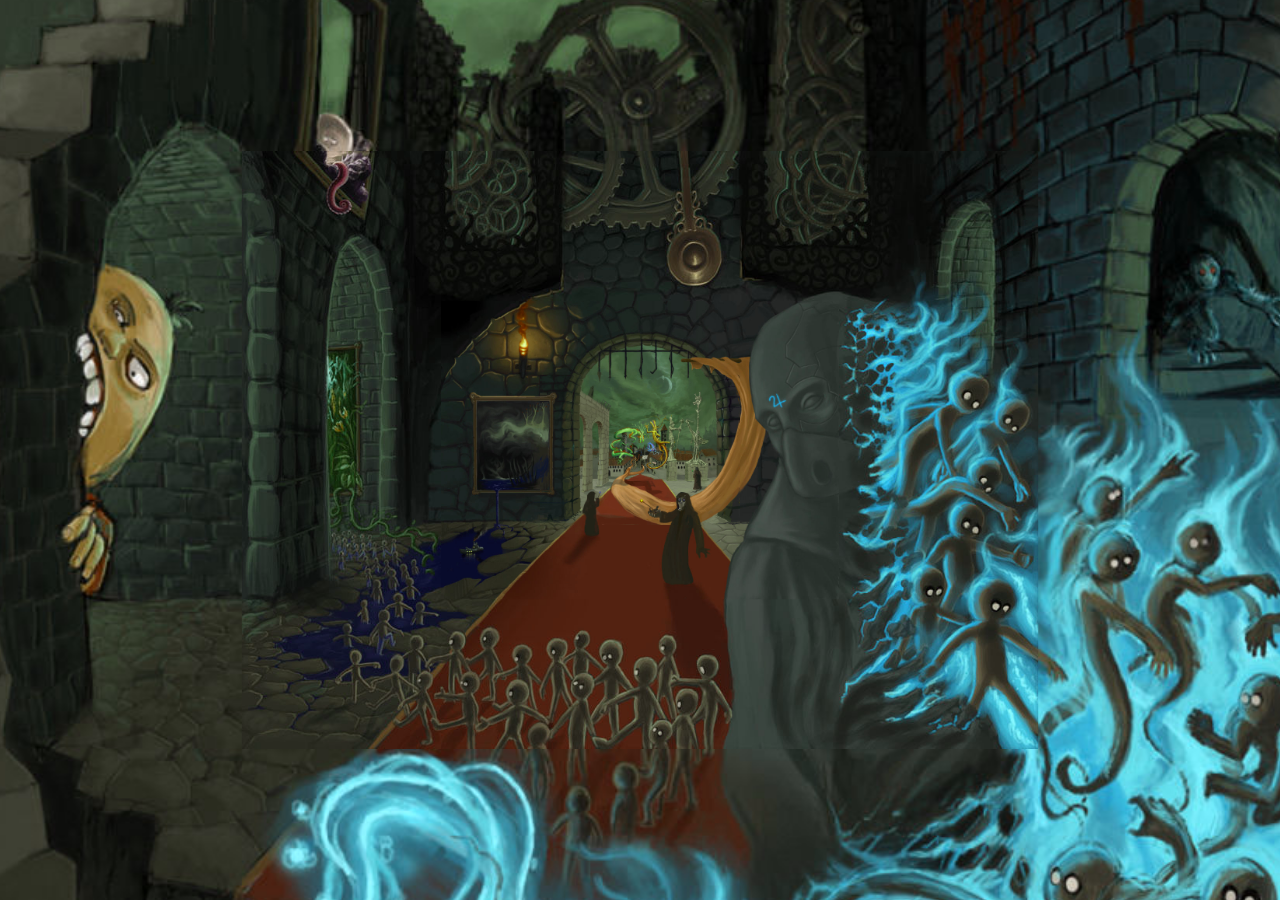
<file: tour_inside_mind/zoom.html>
<!DOCTYPE html>
<html>
<head>
	<title>A Tour Inside My Mind</title>
	<meta name="viewport" content="width=device-width, initial-scale=1.0">
	<link rel="stylesheet" type="text/css" media="all" href="zoom.css" />
</head>
<body class="loading uihidden">
	<div id="nav">
		<div class="seekbar">
			<div class="seekbar-visible">
				<div class="marker filtered"></div>
			</div>
		</div>
		<canvas id="preview" class="filtered" width="0" height="0"></canvas>
	</div>
	<div id="loading">
		<div id='status' class="filtered">
			<div id='loadbar'></div>
		</div>
	</div>
	<canvas id="zc" class="filtered" width="0" height="0">You need a browser with Canvas support to take the tour.</canvas>

	<script src="http://ajax.googleapis.com/ajax/libs/jquery/1.9.1/jquery.min.js"></script>
	<script src="zoom.js" type="text/javascript"></script>
</body>
</html>
</file>
<file: animal_buttons/style.css>
body {
  height: 100vh;
  margin: 0;
  display: grid;
  place-items: center;
  background: #172933;
  background-size: cover;
  background-position: center;
  font-family: "helvetica", sans-serif;
}

.multi-button {
  width: 50px;
  overflow: hidden;
}

button {
  display: block;
  cursor: pointer;
  background: rgba(0, 0, 0, 0.75);
  color: white;
  border: 1px solid white;
  width: 100%;
  padding: 0.5em 0;
  font-size: 1.5rem;
}
button:first-child {
  border-radius: 6px 6px 0 0;
}
button:last-child {
  border-radius: 0 0 6px 6px;
}
button:hover {
  background: teal;
  color: white;
}
button:hover#spider {
  background: darkred;
  cursor: not-allowed;
}
button:active, button:focus {
  background: white;
  color: black;
}
</file>
<file: nono/style.css>
body {
    margin: 0;
    padding: 0;
    display: flex;
    align-items: center;
    justify-content: center;
    height: 100vh;
    width: 100vw;
    background-image: linear-gradient(to right top, #f76e6e, #f87e7e, #f98e8d, #f99d9d, #f8acac);
    overflow: hidden;
}
p{
    font-size: 13px;
    line-height: 10px;
    background: url(https://www.graphiclibrary.com/wp-content/uploads/2019/03/anatomy-of-the-heart_2.png) no-repeat;
    background-size: contain;
    background-position: top center;
    background-attachment: fixed;
    -webkit-background-clip: text;
    -webkit-text-fill-color: rgba(255, 255, 255, 0) ;
    color: transparent;
    mix-blend-mode: difference;
    transform: translateX(0);
    animation: text-move 12s ease alternate infinite;
    object-fit: cover;
    margin: 0;
    font-weight: 900;
    mix-blend-mode: color;
}

@keyframes text-move {
    0% {
        display: none;
        font-size: 1px;
    }
    
    100% {
        font-size: 13px;
    }
    

}
@keyframes pump {
    0% {

        transform: scale(1);
    }
    50% {
        transform: scale(.99);
    }
    100% {
        transform: scale(1);
    }

}
.container {
    height: 100vh;
    width: 100vw;
    animation: pump 1s ease infinite;
}
h1 {
    position: absolute;
    color: white;
    font-family: 'Montez', cursive;
    font-size: 40px;
    letter-spacing: 5px;
}
</file>
<file: tic_tac_cat/style.css>
@import url(https://fonts.googleapis.com/css?family=Courgette&display=swap);
html {
	overflow: hidden;
	touch-action: none;
	content-zooming: none;
}
body {
	position: absolute;
	margin: 0;
	padding: 0;
	width: 100%;
	height: 100%;
	background: #fff;
}
#game {
	position:absolute;
	width:100%;
	height: 100%;
	background: #fff;
}

#game .body {
	stroke-width:5;
	stroke:#000000;
	stroke-linecap:round;
	stroke-linejoin:round;
	stroke-miterlimit:3;
}
#game .head {
	fill:#000000;
}
#game .cell {
	cursor:pointer;
}
#bar {
	position:absolute;
	bottom: 10vh;
	left:50%;
	width: 100vmin;
	color: #000;
	font-size: 4vmin;
	font-weight:bold;
	cursor: pointer;
	font-family: 'Courgette', cursive;
	user-select: none;
	-webkit-user-select: none;
	margin-left: -50vmin;
}
#reset {
	position: absolute;
	left: 50px;
}
#title {
	position: absolute;
	right: 50px;
	cursor: default;
}
</file>
<file: tic_tac_chat/style.css>
@import url(https://fonts.googleapis.com/css?family=Courgette&display=swap);
html {
	overflow: hidden;
	touch-action: none;
	content-zooming: none;
}
body {
	position: absolute;
	margin: 0;
	padding: 0;
	width: 100%;
	height: 100%;
	background: #fff;
}
#game {
	position:absolute;
	width:100%;
	height: 100%;
	background: #fff;
}

#game .body {
	stroke-width:5;
	stroke:#000000;
	stroke-linecap:round;
	stroke-linejoin:round;
	stroke-miterlimit:3;
}
#game .head {
	fill:#000000;
}
#game .cell {
	cursor:pointer;
}
#bar {
	position:absolute;
	bottom: 10vh;
	left:50%;
	width: 100vmin;
	color: #000;
	font-size: 4vmin;
	font-weight:bold;
	cursor: pointer;
	font-family: 'Courgette', cursive;
	user-select: none;
	-webkit-user-select: none;
	margin-left: -50vmin;
}
#reset {
	position: absolute;
	left: 50px;
}
#title {
	position: absolute;
	right: 50px;
	cursor: default;
}
</file>
<file: tour_inside_mind/zoom.css>
@import url(https://fonts.googleapis.com/css?family=Open+Sans:400);
body{background:#000;margin:0;padding:0;font:400 8pt/1.6 'Open Sans',Helvetica,Arial,sans-serif;color:rgba(255,255,255,0.4)}h1{color:#ffa500;color:#3d9db5;font:400 25pt/1.4 Courier,Courier New,monospace;font-weight:bold;margin:0 -4px 0;padding:10px 15px 0}p{padding:0 1em;margin:8px 0}h4{margin:3em 0 3.7em}em{color:#009ec5}.apptext{color:#eee}video{max-width:100%;margin:8px 0 0}.playbadge{width:84%;margin:1em 0 0}.patron{width:170px;margin:1.6em 0}*{-webkit-touch-callout:none;-webkit-user-select:none;-khtml-user-select:none;-moz-user-select:none;-ms-user-select:none;user-select:none}.selectable,.selectable *{-webkit-touch-callout:default;-webkit-user-select:text;-moz-user-select:text;-ms-user-select:text;user-select:text}a{color:#0f0;text-decoration:none}a:hover{color:#ff0}#nav{display:none;position:fixed;width:100%;height:100%;left:0;top:0;z-index:11;pointer-events:none}#nav > *{pointer-events:auto}a.insta:before{opacity:.9;content:'';height:15px;width:15px;display:inline-block;background:no-repeat center bottom/100% auto url("uiimg/insta.png")}a.insta:hover:before{opacity:.6}.loading #nav,.navfade:not(.creditsvisible) #nav{display:none}.navfade:not(.creditsvisible) *{cursor:none}#loading{position:fixed;width:100%;height:100%;left:0;top:0;z-index:10}#zc{position:fixed;left:0;top:0;height:100%;margin:0;padding:0;background:#000;z-index:5;opacity:0}#status{position:absolute;top:60%;left:50%;width:200px;height:18px;margin-top:-10px;margin-left:-100px;z-index:100;text-align:right;opacity:0;border:2px solid #444;border-radius:3px;overflow:hidden;display:none}.loading #status{display:block}#logo{position:absolute;width:350px;left:50%;bottom:45%;margin-left:-175px;z-index:100}#credits .logo{width:100%;margin:1em 0;max-width:100%}#loadbar{position:relative;height:18px;width:0%;background:#444}.seekbar{position:fixed;height:32px;z-index:10;left:15px;right:15px;bottom:0;cursor:pointer}.campaign{text-align:center;font-size:90%;}.campaign a{color:rgba(255,255,255,0.9);}.campaign a:hover{text-decoration:underline}.seekbar-visible{position:absolute;background:rgba(255,255,255,0.2);height:4px;left:0;right:0;bottom:20px}.seekbar .marker{position:absolute;width:4px;height:100%;background:#fff;left:0;bottom:0;margin-left:-2px}#preview{position:fixed;background:#000;z-index:11;bottom:40px;left:10px;display:none;pointer-events:none}.dragging .button,.dragging .seekbar,.dragging .icon{pointer-events:none}.dragging *{cursor:grabbing !important;cursor:-moz-grabbing !important;cursor:-webkit-grabbing !important}.buttons{position:absolute;left:48px;right:48px;bottom:64px}#fullscreen{display:inline-block;height:36px;line-height:36px;cursor:pointer;}#fullscreen:before{content:'';display:inline-block;position:relative;vertical-align:top;opacity:.6;width:36px;height:36px;background-size:36px 36px;background-repeat:no-repeat;background-position:left center;background-image:url("uiimg/full.png")}#fullscreen:hover{color:#fff}#fullscreen:hover:before{opacity:1}#speedcontrol{width:218px;height:50px;margin:0 1em 0 1.3em;position:relative;display:inline-block;cursor:pointer;-webkit-tap-highlight-color:rgba(255,255,255,0);}#speedcontrol img{display:block;position:absolute;width:200px;left:9px;bottom:0;opacity:.25;pointer-events:none}#speedcontrol .handle{pointer-events:none;position:absolute;left:0;bottom:0;height:56px;width:2px;margin-left:-1px;margin-bottom:0;opacity:.5;background:#fff}.dragging #speedcontrol .handle{opacity:.75}.icon.active{opacity:1}.button{color:#fff;opacity:.4;display:inline-block;cursor:pointer;margin-left:5px}.button.active{opacity:1}.textbutton.fx{padding:0 5px;opacity:1;display:inline-block;cursor:pointer;color:#fff}.textbutton.fx.active{color:#fff;background:#444;border-radius:2px}.greyfx a,.greyfx .textbutton.fx{color:#fff}.settings{margin:0 0 1em;display:block}#credits{position:fixed;left:0;top:0;bottom:0;width:300px;max-width:90vw;display:block;z-index:100;opacity:1;background:rgba(6,47,11,0.8);transition:margin-left .5s,opacity .5s;overflow-x:hidden;overflow-y:auto;text-align:center}#credits::-webkit-scrollbar{width:2px}#credits::-webkit-scrollbar-track{box-shadow:none;background:transparent}#credits::-webkit-scrollbar-thumb{background-color:rgba(255,255,255,0.5);box-shadow:none;outline:none}#credits{-ms-overflow-style:none}.uihidden #credits{opacity:0;margin-left:-300px}.creditsinner{min-height:100%;display:flex;flex-direction:column;}.creditsinner .upper{flex-grow:1}.creditsvisible .credits{display:flex}.banners{font-size:0}.banners a{display:inline-block;width:33%;margin-bottom:.4em;font-size:11pt;font-weight:bold;font-style:italic;font-family:Arial,Helvetica,sans-serif;}.banners a img{width:95%}.close{position:absolute;top:0;right:0;width:24px;height:24px;cursor:pointer;opacity:.6;background:url("uiimg/close.png") no-repeat center/100%;display:none}@media (max-width:800px){.keyboard{display:none}.buttons{display:flex;flex-flow:column}.buttons1{order:3;display:block;text-align:center}.buttons1{margin-top:1em}#info{padding:.2em}.settings{order:2;margin-bottom:1em;display:block}.settings .button:first-child{margin-left:0}}
</file>
